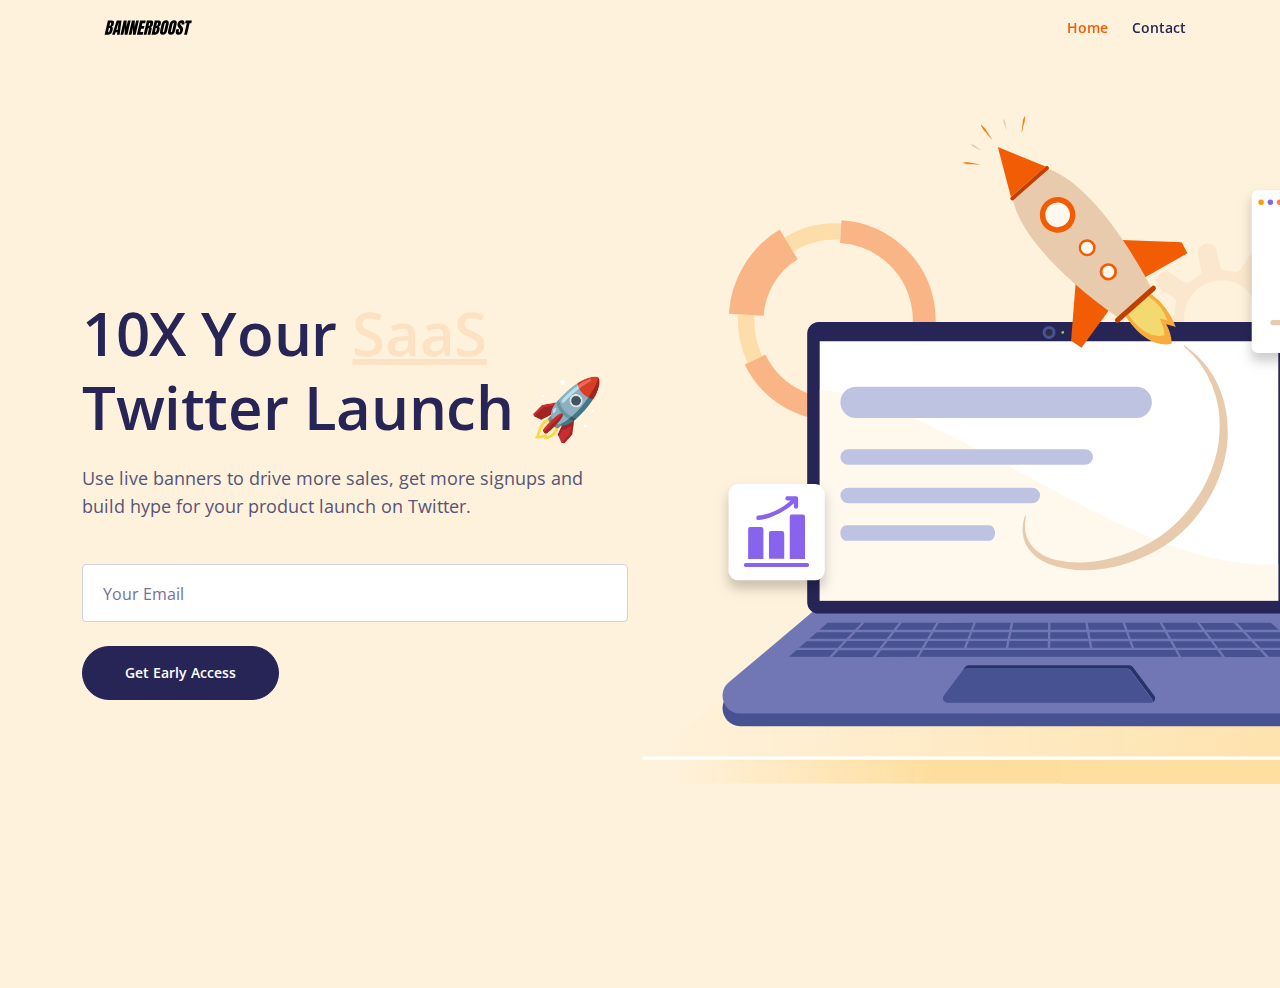
<file: index.html>
<!DOCTYPE html>
<html lang="en">
  <head>
    <meta
      http-equiv="refresh"
      content="0; url=https://vladverba.github.io/banner-boost-signup/landing-signup/web/index.html"
    />

    <meta charset="UTF-8" />
    <meta http-equiv="X-UA-Compatible" content="IE=edge" />
    <meta name="viewport" content="width=device-width, initial-scale=1.0" />
    <title>BannerBoost</title>
  </head>
  <body>
    Redirect!
  </body>
</html>
</file>
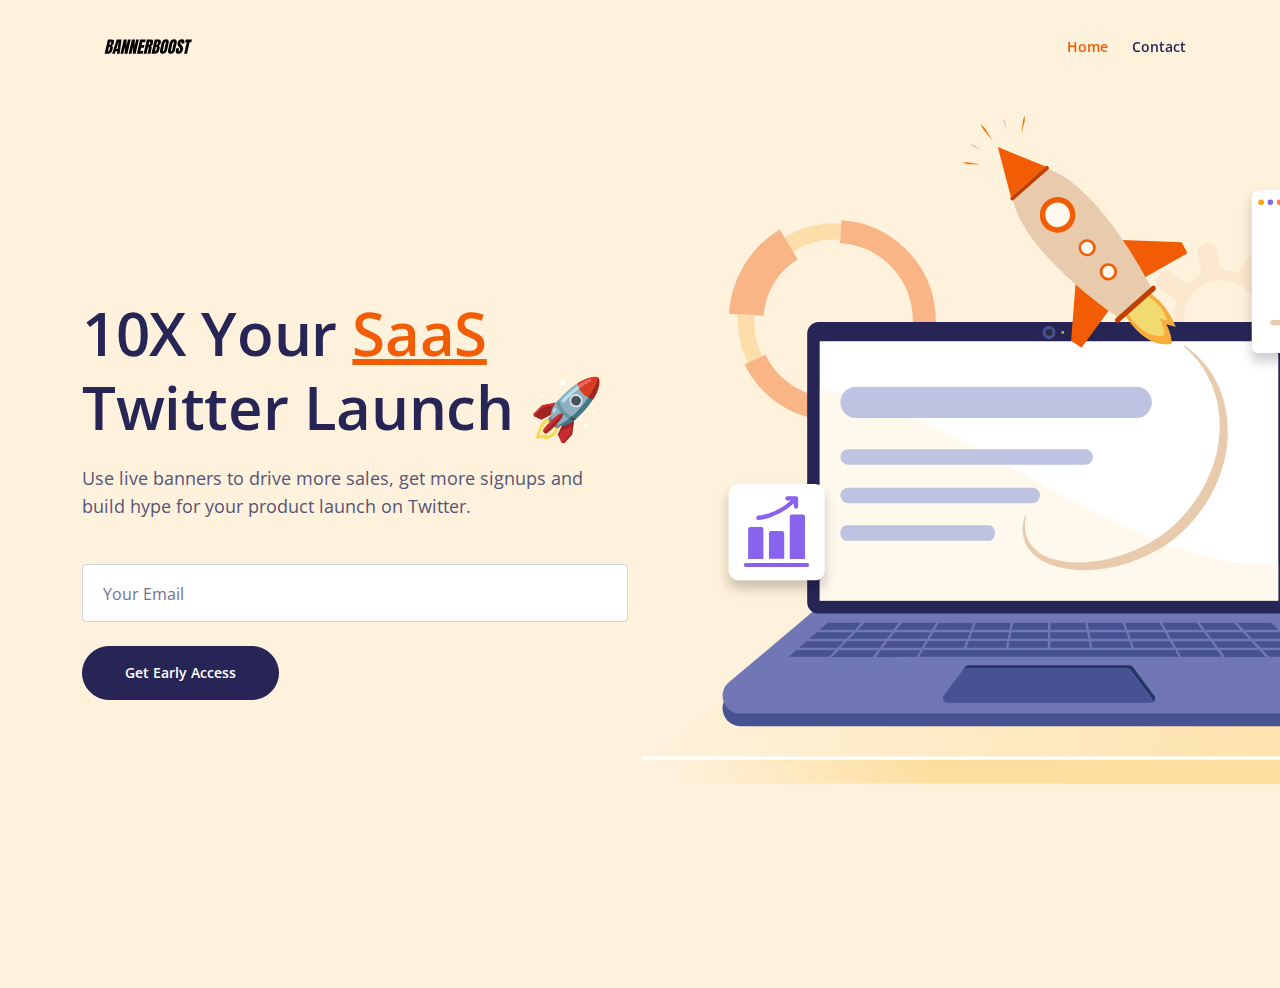
<file: landing-signup/web/index.html>
<!DOCTYPE html>
<html lang="en">
  <head>
    <meta charset="utf-8" />
    <meta
      name="viewport"
      content="width=device-width, initial-scale=1, shrink-to-fit=no"
    />

    <!-- SEO Meta Tags -->
    <meta name="description" content="Live Twitter banners that convert." />
    <meta name="author" content="Vlad Verba" />

    <!-- OG Meta Tags to improve the way the post looks when you share the page on Facebook, Twitter, LinkedIn -->
    <meta property="og:site_name" content="" />
    <!-- website name -->
    <meta property="og:site" content="" />
    <!-- website link -->
    <meta property="og:title" content="" />
    <!-- title shown in the actual shared post -->
    <meta property="og:description" content="" />
    <!-- description shown in the actual shared post -->
    <meta property="og:image" content="" />
    <!-- image link, make sure it's jpg -->
    <meta property="og:url" content="" />
    <!-- where do you want your post to link to -->
    <meta name="twitter:card" content="summary_large_image" />
    <!-- to have large image post format in Twitter -->

    <!-- Webpage Title -->
    <title>BannerBoost</title>

    <!-- Styles -->
    <link
      href="https://fonts.googleapis.com/css2?family=Open+Sans:ital,wght@0,400;0,600;1,400&display=swap"
      rel="stylesheet"
    />
    <link href="css/bootstrap.min.css" rel="stylesheet" />
    <link href="css/fontawesome-all.min.css" rel="stylesheet" />
    <link href="css/swiper.css" rel="stylesheet" />
    <link href="css/styles.css" rel="stylesheet" />

    <!-- Favicon  -->
    <link rel="icon" href="images/favicon.png" />
  </head>
  <body data-bs-spy="scroll" data-bs-target="#navbarExample">
    <!-- Navigation -->
    <nav
      id="navbarExample"
      class="navbar navbar-expand-lg fixed-top navbar-light"
      aria-label="Main navigation"
    >
      <div class="container">
        <!-- Image Logo -->
        <a class="navbar-brand logo-image" href="index.html"
          ><img src="images/BANNERBOOST.svg" alt="alternative"
        /></a>

        <!-- Text Logo - Use this if you don't have a graphic logo -->
        <!-- <a class="navbar-brand logo-text" href="index.html">Name</a> -->

        <button
          class="navbar-toggler p-0 border-0"
          type="button"
          id="navbarSideCollapse"
          aria-label="Toggle navigation"
        >
          <span class="navbar-toggler-icon"></span>
        </button>

        <div
          class="navbar-collapse offcanvas-collapse"
          id="navbarsExampleDefault"
        >
          <ul class="navbar-nav ms-auto navbar-nav-scroll">
            <li class="nav-item">
              <a class="nav-link active" aria-current="page" href="#header"
                >Home</a
              >
            </li>
            <li class="nav-item">
              <a
                class="nav-link"
                href="https://twitter.com/vladverba"
                target="_blank"
                >Contact</a
              >
            </li>
            <!-- <li class="nav-item">
              <a class="nav-link" href="#details">Details</a>
            </li> -->
            <!-- <li class="nav-item">
              <a class="nav-link" href="#pricing">Pricing</a>
            </li> -->
            <!-- <li class="nav-item dropdown">
              <a
                class="nav-link dropdown-toggle"
                href="#"
                id="dropdown01"
                data-bs-toggle="dropdown"
                aria-expanded="false"
                >Drop</a
              > -->
            <!-- <ul class="dropdown-menu" aria-labelledby="dropdown01">
                <li>
                  <a class="dropdown-item" href="article.html"
                    >Article Details</a
                  >
                </li>
                <li><div class="dropdown-divider"></div></li>
                <li>
                  <a class="dropdown-item" href="terms.html"
                    >Terms Conditions</a
                  >
                </li>
                <li><div class="dropdown-divider"></div></li>
                <li>
                  <a class="dropdown-item" href="privacy.html"
                    >Privacy Policy</a
                  >
                </li>
              </ul> -->
            <!-- </li> -->
          </ul>
          <!-- <span class="nav-item">
            <a class="btn-outline-sm" href="log-in.html">Log in</a>
          </span> -->
        </div>
        <!-- end of navbar-collapse -->
      </div>
      <!-- end of container -->
    </nav>
    <!-- end of navbar -->
    <!-- end of navigation -->

    <script>
      function submitFunction() {
        alert(
          "Thanks for signing up! We'll keep in touch with you for BannerBoost early access."
        );

        return true;
      }
    </script>

    <!-- Header -->
    <header id="header" class="header">
      <div class="container">
        <div class="row">
          <div class="col-lg-6">
            <div class="text-container">
              <h1 class="h1-large">
                10X Your
                <span class="replace-me"
                  >SaaS, Course, Product, Ebook, Email List</span
                >
                <br />
                Twitter Launch 🚀
              </h1>
              <p class="p-large">
                Use live banners to drive more sales, get more signups and build
                hype for your product launch on Twitter.
              </p>
              <form
                name="signupform"
                id="signupform"
                action="https://formspree.io/f/mayvlbzb"
                method="POST"
              >
                <div class="mb-4 form-floating">
                  <input
                    type="email"
                    class="form-control"
                    name="entry.2111880922"
                    id="entry.2111880922"
                    placeholder="name@example.com"
                  />
                  <label for="floatingInput">Your Email</label>
                </div>

                <button type="submit" class="btn-solid-lg">
                  Get Early Access
                </button>

                <!-- <a class="btn-solid-lg" href="sign-up.html">Get Early Access</a> -->
              </form>
            </div>
            <!-- end of text-container -->
          </div>
          <!-- end of col -->
          <div class="col-lg-6">
            <div class="image-container">
              <img
                class="img-fluid"
                src="images/header-illustration.svg"
                alt="alternative"
              />
            </div>
            <!-- end of image-container -->
          </div>
          <!-- end of col -->
        </div>
        <!-- end of row -->
      </div>
      <!-- end of container -->
    </header>
    <!-- end of header -->
    <!-- end of header -->

    <!-- Scripts -->
    <script src="js/bootstrap.min.js"></script>
    <!-- Bootstrap framework -->
    <script src="js/swiper.min.js"></script>
    <!-- Swiper for image and text sliders -->
    <script src="js/purecounter.min.js"></script>
    <!-- Purecounter counter for statistics numbers -->
    <script src="js/replaceme.min.js"></script>
    <!-- ReplaceMe for rotating text -->
    <script src="js/scripts.js"></script>
    <!-- Custom scripts -->
  </body>
</html>
</file>
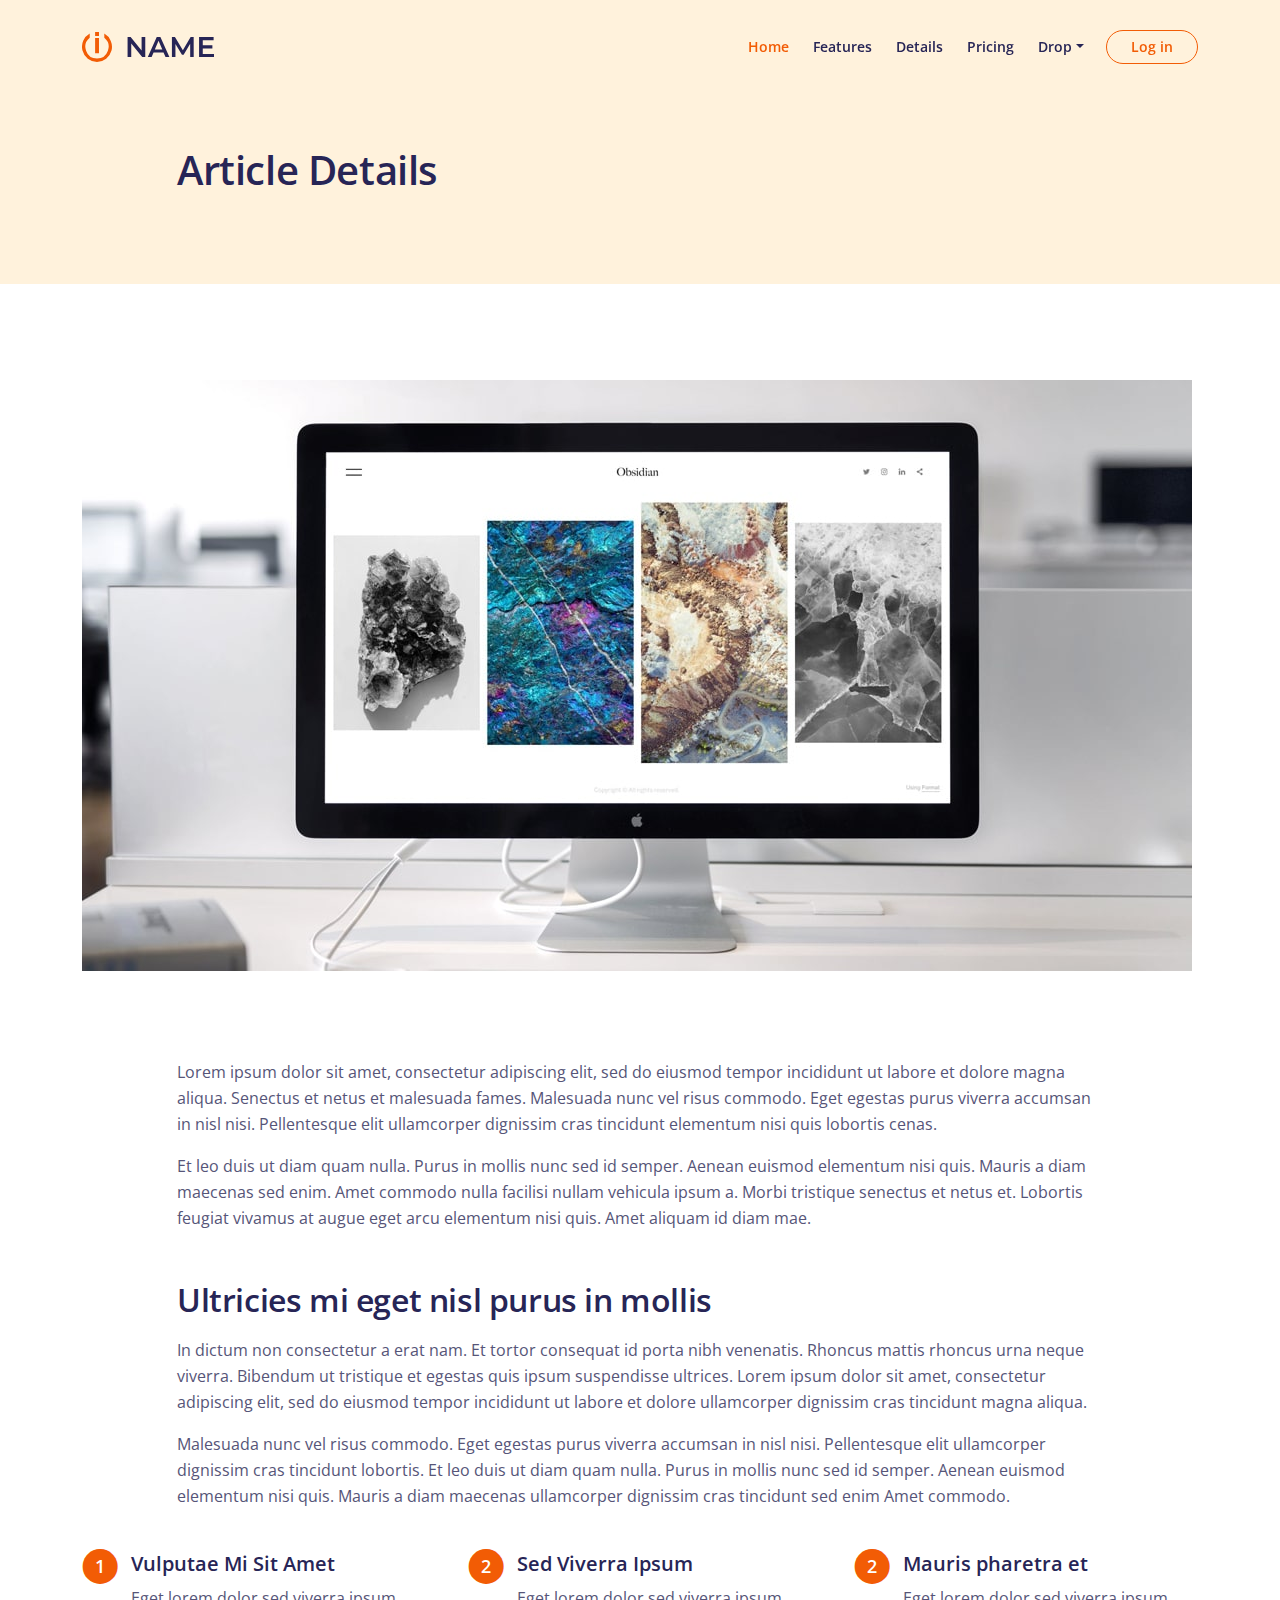
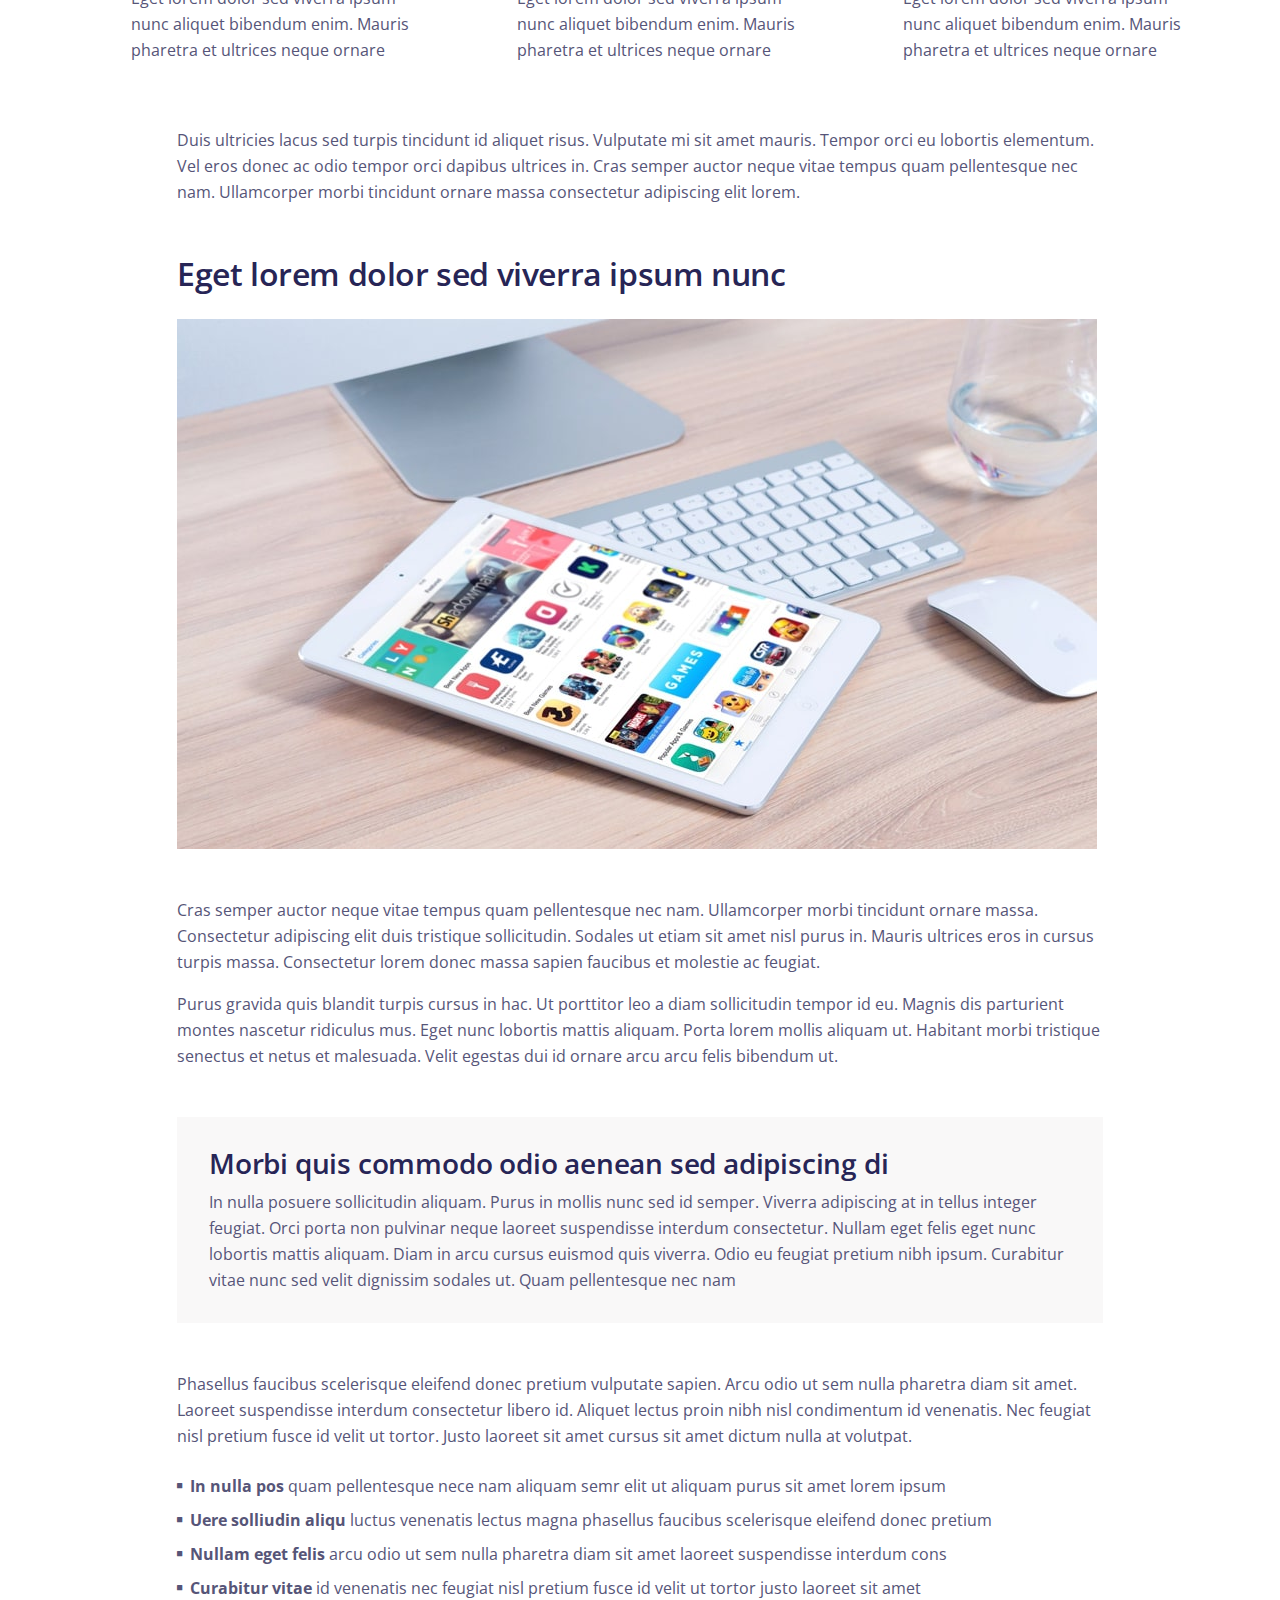
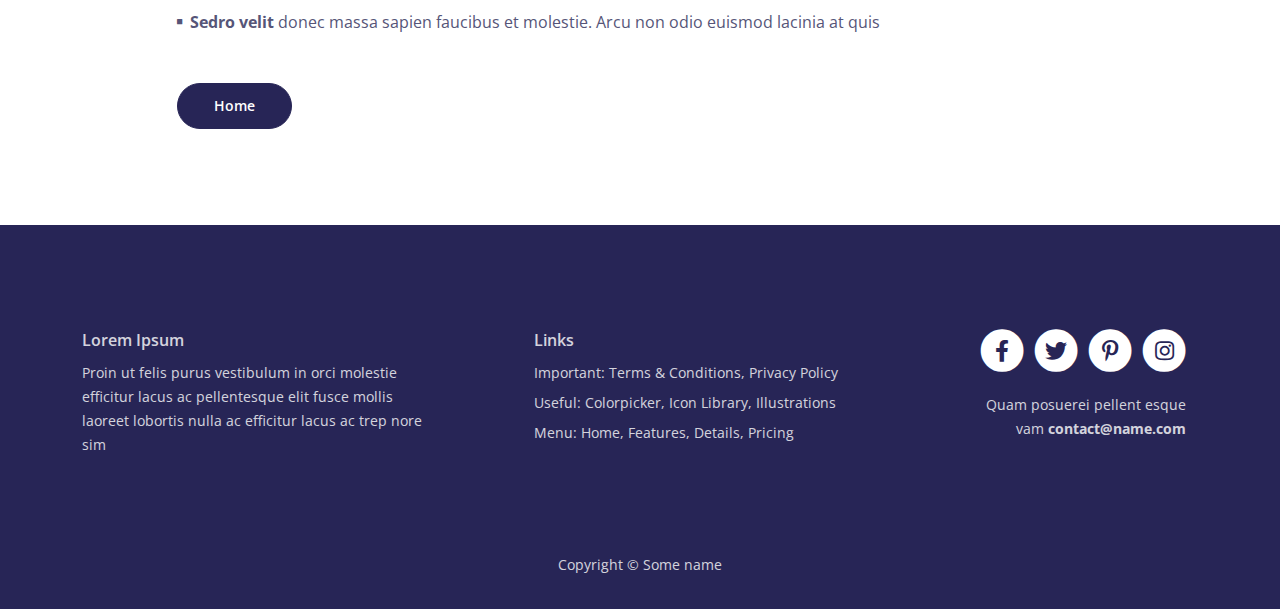
<file: landing-signup/web/article.html>
<!DOCTYPE html>
<html lang="en">
    <head>
        <meta charset="utf-8">
        <meta name="viewport" content="width=device-width, initial-scale=1, shrink-to-fit=no">
        
        <!-- SEO Meta Tags -->
        <meta name="description" content="Your description">
        <meta name="author" content="Your name">

        <!-- OG Meta Tags to improve the way the post looks when you share the page on Facebook, Twitter, LinkedIn -->
        <meta property="og:site_name" content="" /> <!-- website name -->
        <meta property="og:site" content="" /> <!-- website link -->
        <meta property="og:title" content=""/> <!-- title shown in the actual shared post -->
        <meta property="og:description" content="" /> <!-- description shown in the actual shared post -->
        <meta property="og:image" content="" /> <!-- image link, make sure it's jpg -->
        <meta property="og:url" content="" /> <!-- where do you want your post to link to -->
        <meta name="twitter:card" content="summary_large_image"> <!-- to have large image post format in Twitter -->

        <!-- Webpage Title -->
        <title>Article Details</title>
        
        <!-- Styles -->
        <link href="https://fonts.googleapis.com/css2?family=Open+Sans:ital,wght@0,400;0,600;1,400&display=swap" rel="stylesheet">
        <link href="css/bootstrap.min.css" rel="stylesheet">
        <link href="css/fontawesome-all.min.css" rel="stylesheet">
        <link href="css/swiper.css" rel="stylesheet">
        <link href="css/styles.css" rel="stylesheet">
        
        <!-- Favicon  -->
        <link rel="icon" href="images/favicon.png">
    </head>
    <body>
        
        <!-- Navigation -->
        <nav id="navbarExample" class="navbar navbar-expand-lg fixed-top navbar-light" aria-label="Main navigation">
            <div class="container">

                <!-- Image Logo -->
                <a class="navbar-brand logo-image" href="index.html"><img src="images/logo.svg" alt="alternative"></a> 

                <!-- Text Logo - Use this if you don't have a graphic logo -->
                <!-- <a class="navbar-brand logo-text" href="index.html">Name</a> -->

                <button class="navbar-toggler p-0 border-0" type="button" id="navbarSideCollapse" aria-label="Toggle navigation">
                    <span class="navbar-toggler-icon"></span>
                </button>

                <div class="navbar-collapse offcanvas-collapse" id="navbarsExampleDefault">
                    <ul class="navbar-nav ms-auto navbar-nav-scroll">
                        <li class="nav-item">
                            <a class="nav-link active" aria-current="page" href="index.html">Home</a>
                        </li>
                        <li class="nav-item">
                            <a class="nav-link" href="index.html#features">Features</a>
                        </li>
                        <li class="nav-item">
                            <a class="nav-link" href="index.html#details">Details</a>
                        </li>
                        <li class="nav-item">
                            <a class="nav-link" href="index.html#pricing">Pricing</a>
                        </li>
                        <li class="nav-item dropdown">
                            <a class="nav-link dropdown-toggle" href="#" id="dropdown01" data-bs-toggle="dropdown" aria-expanded="false">Drop</a>
                            <ul class="dropdown-menu" aria-labelledby="dropdown01">
                                <li><a class="dropdown-item" href="article.html">Article Details</a></li>
                                <li><div class="dropdown-divider"></div></li>
                                <li><a class="dropdown-item" href="terms.html">Terms Conditions</a></li>
                                <li><div class="dropdown-divider"></div></li>
                                <li><a class="dropdown-item" href="privacy.html">Privacy Policy</a></li>
                            </ul>
                        </li>
                    </ul>
                    <span class="nav-item">
                        <a class="btn-outline-sm" href="log-in.html">Log in</a>
                    </span>
                </div> <!-- end of navbar-collapse -->
            </div> <!-- end of container -->
        </nav> <!-- end of navbar -->
        <!-- end of navigation -->


        <!-- Header -->
        <header class="ex-header">
            <div class="container">
                <div class="row">
                    <div class="col-xl-10 offset-xl-1">
                        <h1>Article Details</h1>
                    </div> <!-- end of col -->
                </div> <!-- end of row -->
            </div> <!-- end of container -->
        </header> <!-- end of ex-header -->
        <!-- end of header -->


        <!-- Basic -->
        <div class="ex-basic-1 pt-5 pb-5">
            <div class="container">
                <div class="row">
                    <div class="col-lg-12">
                        <img class="img-fluid mt-5 mb-3" src="images/article-details-large.jpg" alt="alternative">
                    </div> <!-- end of col -->
                </div> <!-- end of row -->
            </div> <!-- end of container -->
        </div> <!-- end of ex-basic-1 -->
        <!-- end of basic -->


        <!-- Basic -->
        <div class="ex-basic-1 pt-4">
            <div class="container">
                <div class="row">
                    <div class="col-xl-10 offset-xl-1">
                        <p>Lorem ipsum dolor sit amet, consectetur adipiscing elit, sed do eiusmod tempor incididunt ut labore et dolore magna aliqua. Senectus et netus et malesuada fames. Malesuada nunc vel risus commodo. Eget egestas purus viverra accumsan in nisl nisi. Pellentesque elit ullamcorper dignissim cras tincidunt elementum nisi quis lobortis cenas.</p>
                        <p class="mb-5">Et leo duis ut diam quam nulla. Purus in mollis nunc sed id semper. Aenean euismod elementum nisi quis. Mauris a diam maecenas sed enim. Amet commodo nulla facilisi nullam vehicula ipsum a. Morbi tristique senectus et netus et. Lobortis feugiat vivamus at augue eget arcu elementum nisi quis. Amet aliquam id diam mae.</p>

                        <h2 class="mb-3">Ultricies mi eget nisl purus in mollis</h2>
                        <p>In dictum non consectetur a erat nam. Et tortor consequat id porta nibh venenatis. Rhoncus mattis rhoncus urna neque viverra. Bibendum ut tristique et egestas quis ipsum suspendisse ultrices. Lorem ipsum dolor sit amet, consectetur adipiscing elit, sed do eiusmod tempor incididunt ut labore et dolore ullamcorper dignissim cras tincidunt magna aliqua.</p>
                        <p class="mb-4">Malesuada nunc vel risus commodo. Eget egestas purus viverra accumsan in nisl nisi. Pellentesque elit ullamcorper dignissim cras tincidunt lobortis. Et leo duis ut diam quam nulla. Purus in mollis nunc sed id semper. Aenean euismod elementum nisi quis. Mauris a diam maecenas ullamcorper dignissim cras tincidunt sed enim Amet commodo.</p>
                    </div> <!-- end of col -->
                </div> <!-- end of row -->
            </div> <!-- end of container -->
        </div> <!-- end of ex-basic-1 -->
        <!-- end of basic -->


        <!-- Cards -->
        <div class="ex-cards-1 pt-3 pb-3">
            <div class="container">
                <div class="row">
                    <div class="col-lg-12">
                        
                        <!-- Card -->
                        <div class="card">
                            <ul class="list-unstyled">
                                <li class="d-flex">
                                    <span class="fa-stack">
                                        <span class="fas fa-circle fa-stack-2x"></span>
                                        <span class="fa-stack-1x">1</span>
                                    </span>
                                    <div class="flex-grow-1">
                                        <h5>Vulputae Mi Sit Amet</h5>
                                        <p>Eget lorem dolor sed viverra ipsum nunc aliquet bibendum enim. Mauris pharetra et ultrices neque ornare</p>
                                    </div>
                                </li>
                            </ul>
                        </div> <!-- end of card -->
                        <!-- end of card -->
                        
                        <!-- Card -->
                        <div class="card">
                            <ul class="list-unstyled">
                                <li class="d-flex">
                                    <span class="fa-stack">
                                        <span class="fas fa-circle fa-stack-2x"></span>
                                        <span class="fa-stack-1x">2</span>
                                    </span>
                                    <div class="flex-grow-1">
                                        <h5>Sed Viverra Ipsum</h5>
                                        <p>Eget lorem dolor sed viverra ipsum nunc aliquet bibendum enim. Mauris pharetra et ultrices neque ornare</p>
                                    </div>
                                </li>
                            </ul>
                        </div> <!-- end of card -->
                        <!-- end of card -->
                        
                        <!-- Card -->
                        <div class="card">
                            <ul class="list-unstyled">
                                <li class="d-flex">
                                    <span class="fa-stack">
                                        <span class="fas fa-circle fa-stack-2x"></span>
                                        <span class="fa-stack-1x">2</span>
                                    </span>
                                    <div class="flex-grow-1">
                                        <h5>Mauris pharetra et</h5>
                                        <p>Eget lorem dolor sed viverra ipsum nunc aliquet bibendum enim. Mauris pharetra et ultrices neque ornare</p>
                                    </div>
                                </li>
                            </ul>
                        </div> <!-- end of card -->
                        <!-- end of card -->

                    </div> <!-- end of col -->   
                </div> <!-- end of row -->   
            </div> <!-- end of container -->   
        </div> <!-- end of ex-cards-1 -->
        <!-- end of cards -->


        <!-- Basic -->
        <div class="ex-basic-1 pt-3 pb-5">
            <div class="container">
                <div class="row">
                    <div class="col-xl-10 offset-xl-1">
                        <p class="mb-5">Duis ultricies lacus sed turpis tincidunt id aliquet risus. Vulputate mi sit amet mauris. Tempor orci eu lobortis elementum. Vel eros donec ac odio tempor orci dapibus ultrices in. Cras semper auctor neque vitae tempus quam pellentesque nec nam. Ullamcorper morbi tincidunt ornare massa consectetur adipiscing elit lorem.</p>
                        
                        <h2 class="mb-4">Eget lorem dolor sed viverra ipsum nunc</h2>
                        <img class="img-fluid mb-5" src="images/article-details-small.jpg" alt="alternative">
                        <p>Cras semper auctor neque vitae tempus quam pellentesque nec nam. Ullamcorper morbi tincidunt ornare massa. Consectetur adipiscing elit duis tristique sollicitudin. Sodales ut etiam sit amet nisl purus in. Mauris ultrices eros in cursus turpis massa. Consectetur lorem donec massa sapien faucibus et molestie ac feugiat.</p>
                        <p class="mb-5">Purus gravida quis blandit turpis cursus in hac. Ut porttitor leo a diam sollicitudin tempor id eu. Magnis dis parturient montes nascetur ridiculus mus. Eget nunc lobortis mattis aliquam. Porta lorem mollis aliquam ut. Habitant morbi tristique senectus et netus et malesuada. Velit egestas dui id ornare arcu arcu felis bibendum ut.</p>
                        <div class="text-box mb-5">
                            <h3>Morbi quis commodo odio aenean sed adipiscing di</h3>
                            <p>In nulla posuere sollicitudin aliquam. Purus in mollis nunc sed id semper. Viverra adipiscing at in tellus integer feugiat. Orci porta non pulvinar neque laoreet suspendisse interdum consectetur. Nullam eget felis eget nunc lobortis mattis aliquam. Diam in arcu cursus euismod quis viverra. Odio eu feugiat pretium nibh ipsum. Curabitur vitae nunc sed velit dignissim sodales ut. Quam pellentesque nec nam</p>
                        </div> <!-- end of text-box -->
                        <p class="mb-4">Phasellus faucibus scelerisque eleifend donec pretium vulputate sapien. Arcu odio ut sem nulla pharetra diam sit amet. Laoreet suspendisse interdum consectetur libero id. Aliquet lectus proin nibh nisl condimentum id venenatis. Nec feugiat nisl pretium fusce id velit ut tortor. Justo laoreet sit amet cursus sit amet dictum nulla at volutpat.</p>
                        <ul class="list-unstyled li-space-lg mb-5">
                            <li class="d-flex">
                                <i class="fas fa-square"></i>
                                <div class="flex-grow-1"><strong>In nulla pos</strong> quam pellentesque nece nam aliquam semr elit ut aliquam purus sit amet lorem ipsum</div>
                            </li>
                            <li class="d-flex">
                                <i class="fas fa-square"></i>
                                <div class="flex-grow-1"><strong>Uere solliudin aliqu</strong> luctus venenatis lectus magna phasellus faucibus scelerisque eleifend donec pretium</div>
                            </li>
                            <li class="d-flex">
                                <i class="fas fa-square"></i>
                                <div class="flex-grow-1"><strong>Nullam eget felis</strong> arcu odio ut sem nulla pharetra diam sit amet laoreet suspendisse interdum cons</div>
                            </li>
                            <li class="d-flex">
                                <i class="fas fa-square"></i>
                                <div class="flex-grow-1"><strong>Curabitur vitae</strong> id venenatis nec feugiat nisl pretium fusce id velit ut tortor justo laoreet sit amet</div>
                            </li>
                            <li class="d-flex">
                                <i class="fas fa-square"></i>
                                <div class="flex-grow-1"><strong>Sedro velit</strong> donec massa sapien faucibus et molestie. Arcu non odio euismod lacinia at quis</div>
                            </li>
                        </ul>
                        
                        <a class="btn-solid-reg mb-5" href="index.html">Home</a>
                    </div> <!-- end of col -->
                </div> <!-- end of row -->
            </div> <!-- end of container -->
        </div> <!-- end of ex-basic-1 -->
        <!-- end of basic -->


        <!-- Footer -->
        <div class="footer">
            <div class="container">
                <div class="row">
                    <div class="col-lg-12">
                        <div class="footer-col first">
                            <h6>Lorem Ipsum</h6>
                            <p class="p-small">Proin ut felis purus vestibulum in orci molestie efficitur lacus ac pellentesque elit fusce mollis laoreet lobortis nulla ac efficitur lacus ac trep nore sim </p>
                        </div> <!-- end of footer-col -->
                        <div class="footer-col second">
                            <h6>Links</h6>
                            <ul class="list-unstyled li-space-lg p-small">
                                <li>Important: <a href="terms.html">Terms & Conditions</a>, <a href="privacy.html">Privacy Policy</a></li>
                                <li>Useful: <a href="#">Colorpicker</a>, <a href="#">Icon Library</a>, <a href="#">Illustrations</a></li>
                                <li>Menu: <a href="#header">Home</a>, <a href="#features">Features</a>, <a href="#details">Details</a>, <a href="#pricing">Pricing</a></li>
                            </ul>
                        </div> <!-- end of footer-col -->
                        <div class="footer-col third">
                            <span class="fa-stack">
                                <a href="#your-link">
                                    <i class="fas fa-circle fa-stack-2x"></i>
                                    <i class="fab fa-facebook-f fa-stack-1x"></i>
                                </a>
                            </span>
                            <span class="fa-stack">
                                <a href="#your-link">
                                    <i class="fas fa-circle fa-stack-2x"></i>
                                    <i class="fab fa-twitter fa-stack-1x"></i>
                                </a>
                            </span>
                            <span class="fa-stack">
                                <a href="#your-link">
                                    <i class="fas fa-circle fa-stack-2x"></i>
                                    <i class="fab fa-pinterest-p fa-stack-1x"></i>
                                </a>
                            </span>
                            <span class="fa-stack">
                                <a href="#your-link">
                                    <i class="fas fa-circle fa-stack-2x"></i>
                                    <i class="fab fa-instagram fa-stack-1x"></i>
                                </a>
                            </span>
                            <p class="p-small">Quam posuerei pellent esque vam <a href="mailto:contact@name.com"><strong>contact@name.com</strong></a></p>
                        </div> <!-- end of footer-col -->
                    </div> <!-- end of col -->
                </div> <!-- end of row -->
            </div> <!-- end of container -->
        </div> <!-- end of footer -->  
        <!-- end of footer -->


        <!-- Copyright -->
        <div class="copyright">
            <div class="container">
                <div class="row">
                    <div class="col-lg-12">
                        <p class="p-small">Copyright © Some name</p>
                    </div> <!-- end of col -->
                </div> <!-- enf of row -->
            </div> <!-- end of container -->
        </div> <!-- end of copyright --> 
        <!-- end of copyright -->
        

        <!-- Back To Top Button -->
        <button onclick="topFunction()" id="myBtn">
            <img src="images/up-arrow.png" alt="alternative">
        </button>
        <!-- end of back to top button -->
            
        <!-- Scripts -->
        <script src="js/bootstrap.min.js"></script> <!-- Bootstrap framework -->
        <script src="js/swiper.min.js"></script> <!-- Swiper for image and text sliders -->
        <script src="js/purecounter.min.js"></script> <!-- Purecounter counter for statistics numbers -->
        <script src="js/replaceme.min.js"></script> <!-- ReplaceMe for rotating text -->
        <script src="js/scripts.js"></script> <!-- Custom scripts -->
    </body>
</html>
</file>
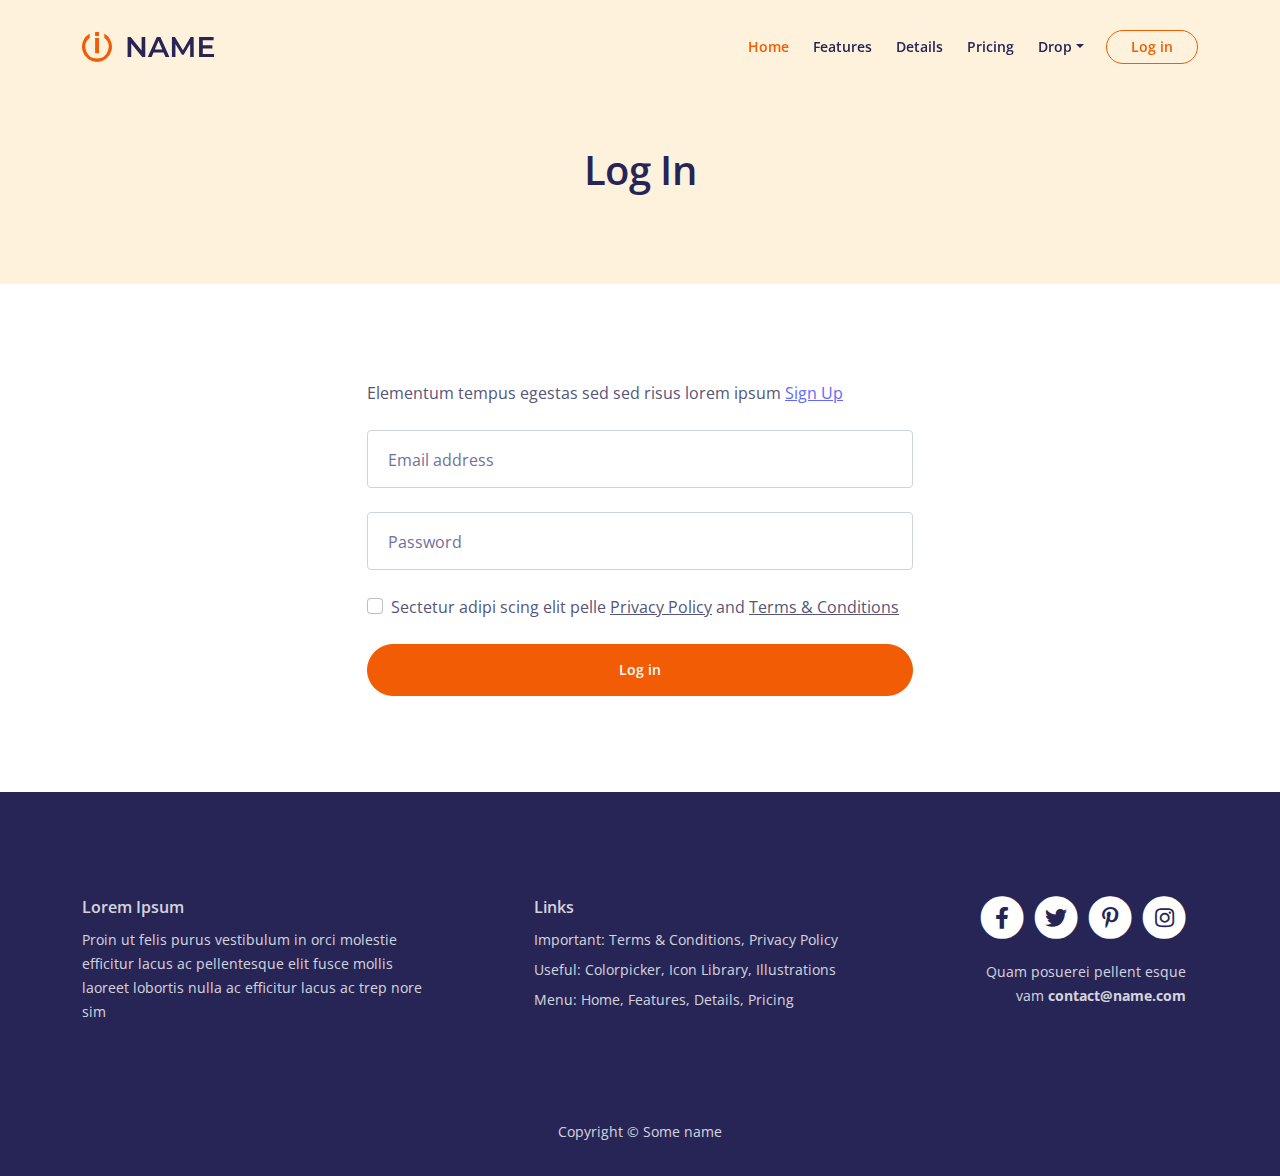
<file: landing-signup/web/log-in.html>
<!DOCTYPE html>
<html lang="en">
    <head>
        <meta charset="utf-8">
        <meta name="viewport" content="width=device-width, initial-scale=1, shrink-to-fit=no">
        
        <!-- SEO Meta Tags -->
        <meta name="description" content="Your description">
        <meta name="author" content="Your name">

        <!-- OG Meta Tags to improve the way the post looks when you share the page on Facebook, Twitter, LinkedIn -->
        <meta property="og:site_name" content="" /> <!-- website name -->
        <meta property="og:site" content="" /> <!-- website link -->
        <meta property="og:title" content=""/> <!-- title shown in the actual shared post -->
        <meta property="og:description" content="" /> <!-- description shown in the actual shared post -->
        <meta property="og:image" content="" /> <!-- image link, make sure it's jpg -->
        <meta property="og:url" content="" /> <!-- where do you want your post to link to -->
        <meta name="twitter:card" content="summary_large_image"> <!-- to have large image post format in Twitter -->

        <!-- Webpage Title -->
        <title>Log In</title>
        
        <!-- Styles -->
        <link href="https://fonts.googleapis.com/css2?family=Open+Sans:ital,wght@0,400;0,600;1,400&display=swap" rel="stylesheet">
        <link href="css/bootstrap.min.css" rel="stylesheet">
        <link href="css/fontawesome-all.min.css" rel="stylesheet">
        <link href="css/swiper.css" rel="stylesheet">
        <link href="css/styles.css" rel="stylesheet">
        
        <!-- Favicon  -->
        <link rel="icon" href="images/favicon.png">
    </head>
    <body>
        
        <!-- Navigation -->
        <nav id="navbarExample" class="navbar navbar-expand-lg fixed-top navbar-light" aria-label="Main navigation">
            <div class="container">

                <!-- Image Logo -->
                <a class="navbar-brand logo-image" href="index.html"><img src="images/logo.svg" alt="alternative"></a> 

                <!-- Text Logo - Use this if you don't have a graphic logo -->
                <!-- <a class="navbar-brand logo-text" href="index.html">Name</a> -->

                <button class="navbar-toggler p-0 border-0" type="button" id="navbarSideCollapse" aria-label="Toggle navigation">
                    <span class="navbar-toggler-icon"></span>
                </button>

                <div class="navbar-collapse offcanvas-collapse" id="navbarsExampleDefault">
                    <ul class="navbar-nav ms-auto navbar-nav-scroll">
                        <li class="nav-item">
                            <a class="nav-link active" aria-current="page" href="index.html">Home</a>
                        </li>
                        <li class="nav-item">
                            <a class="nav-link" href="index.html#features">Features</a>
                        </li>
                        <li class="nav-item">
                            <a class="nav-link" href="index.html#details">Details</a>
                        </li>
                        <li class="nav-item">
                            <a class="nav-link" href="index.html#pricing">Pricing</a>
                        </li>
                        <li class="nav-item dropdown">
                            <a class="nav-link dropdown-toggle" href="#" id="dropdown01" data-bs-toggle="dropdown" aria-expanded="false">Drop</a>
                            <ul class="dropdown-menu" aria-labelledby="dropdown01">
                                <li><a class="dropdown-item" href="article.html">Article Details</a></li>
                                <li><div class="dropdown-divider"></div></li>
                                <li><a class="dropdown-item" href="terms.html">Terms Conditions</a></li>
                                <li><div class="dropdown-divider"></div></li>
                                <li><a class="dropdown-item" href="privacy.html">Privacy Policy</a></li>
                            </ul>
                        </li>
                    </ul>
                    <span class="nav-item">
                        <a class="btn-outline-sm" href="log-in.html">Log in</a>
                    </span>
                </div> <!-- end of navbar-collapse -->
            </div> <!-- end of container -->
        </nav> <!-- end of navbar -->
        <!-- end of navigation -->


        <!-- Header -->
        <header class="ex-header">
            <div class="container">
                <div class="row">
                    <div class="col-xl-10 offset-xl-1">
                        <h1 class="text-center">Log In</h1>
                    </div> <!-- end of col -->
                </div> <!-- end of row -->
            </div> <!-- end of container -->
        </header> <!-- end of ex-header -->
        <!-- end of header -->
        
        
        <!-- Basic -->
        <div class="ex-form-1 pt-5 pb-5">
            <div class="container">
                <div class="row">
                    <div class="col-xl-6 offset-xl-3">
                        <div class="text-box mt-5 mb-5">
                            <p class="mb-4">Elementum tempus egestas sed sed risus lorem ipsum <a class="blue" href="sign-up.html">Sign Up</a></p>

                            <!-- Log In Form -->
                            <form>
                                <div class="mb-4 form-floating">
                                    <input type="email" class="form-control" id="floatingInput" placeholder="name@example.com">
                                    <label for="floatingInput">Email address</label>
                                </div>
                                <div class="mb-4 form-floating">
                                    <input type="password" class="form-control" id="floatingPassword" placeholder="Password">
                                    <label for="floatingPassword">Password</label>
                                </div>
                                <div class="mb-4 form-check">
                                    <input type="checkbox" class="form-check-input" id="exampleCheck1">
                                    <label class="form-check-label" for="exampleCheck1">Sectetur adipi scing elit pelle <a href="privacy.html">Privacy Policy</a> and <a href="terms.html">Terms & Conditions</a></label>
                                </div>
                                <button type="submit" class="form-control-submit-button">Log in</button>
                            </form>
                            <!-- end of log in form -->

                        </div> <!-- end of text-box -->
                    </div> <!-- end of col -->
                </div> <!-- end of row -->
            </div> <!-- end of container -->
        </div> <!-- end of ex-basic-1 -->
        <!-- end of basic -->


        <!-- Footer -->
        <div class="footer">
            <div class="container">
                <div class="row">
                    <div class="col-lg-12">
                        <div class="footer-col first">
                            <h6>Lorem Ipsum</h6>
                            <p class="p-small">Proin ut felis purus vestibulum in orci molestie efficitur lacus ac pellentesque elit fusce mollis laoreet lobortis nulla ac efficitur lacus ac trep nore sim </p>
                        </div> <!-- end of footer-col -->
                        <div class="footer-col second">
                            <h6>Links</h6>
                            <ul class="list-unstyled li-space-lg p-small">
                                <li>Important: <a href="terms.html">Terms & Conditions</a>, <a href="privacy.html">Privacy Policy</a></li>
                                <li>Useful: <a href="#">Colorpicker</a>, <a href="#">Icon Library</a>, <a href="#">Illustrations</a></li>
                                <li>Menu: <a href="#header">Home</a>, <a href="#features">Features</a>, <a href="#details">Details</a>, <a href="#pricing">Pricing</a></li>
                            </ul>
                        </div> <!-- end of footer-col -->
                        <div class="footer-col third">
                            <span class="fa-stack">
                                <a href="#your-link">
                                    <i class="fas fa-circle fa-stack-2x"></i>
                                    <i class="fab fa-facebook-f fa-stack-1x"></i>
                                </a>
                            </span>
                            <span class="fa-stack">
                                <a href="#your-link">
                                    <i class="fas fa-circle fa-stack-2x"></i>
                                    <i class="fab fa-twitter fa-stack-1x"></i>
                                </a>
                            </span>
                            <span class="fa-stack">
                                <a href="#your-link">
                                    <i class="fas fa-circle fa-stack-2x"></i>
                                    <i class="fab fa-pinterest-p fa-stack-1x"></i>
                                </a>
                            </span>
                            <span class="fa-stack">
                                <a href="#your-link">
                                    <i class="fas fa-circle fa-stack-2x"></i>
                                    <i class="fab fa-instagram fa-stack-1x"></i>
                                </a>
                            </span>
                            <p class="p-small">Quam posuerei pellent esque vam <a href="mailto:contact@name.com"><strong>contact@name.com</strong></a></p>
                        </div> <!-- end of footer-col -->
                    </div> <!-- end of col -->
                </div> <!-- end of row -->
            </div> <!-- end of container -->
        </div> <!-- end of footer -->  
        <!-- end of footer -->


        <!-- Copyright -->
        <div class="copyright">
            <div class="container">
                <div class="row">
                    <div class="col-lg-12">
                        <p class="p-small">Copyright © Some name</p>
                    </div> <!-- end of col -->
                </div> <!-- enf of row -->
            </div> <!-- end of container -->
        </div> <!-- end of copyright --> 
        <!-- end of copyright -->
        

        <!-- Back To Top Button -->
        <button onclick="topFunction()" id="myBtn">
            <img src="images/up-arrow.png" alt="alternative">
        </button>
        <!-- end of back to top button -->
            
        <!-- Scripts -->
        <script src="js/bootstrap.min.js"></script> <!-- Bootstrap framework -->
        <script src="js/swiper.min.js"></script> <!-- Swiper for image and text sliders -->
        <script src="js/purecounter.min.js"></script> <!-- Purecounter counter for statistics numbers -->
        <script src="js/replaceme.min.js"></script> <!-- ReplaceMe for rotating text -->
        <script src="js/scripts.js"></script> <!-- Custom scripts -->
    </body>
</html>
</file>
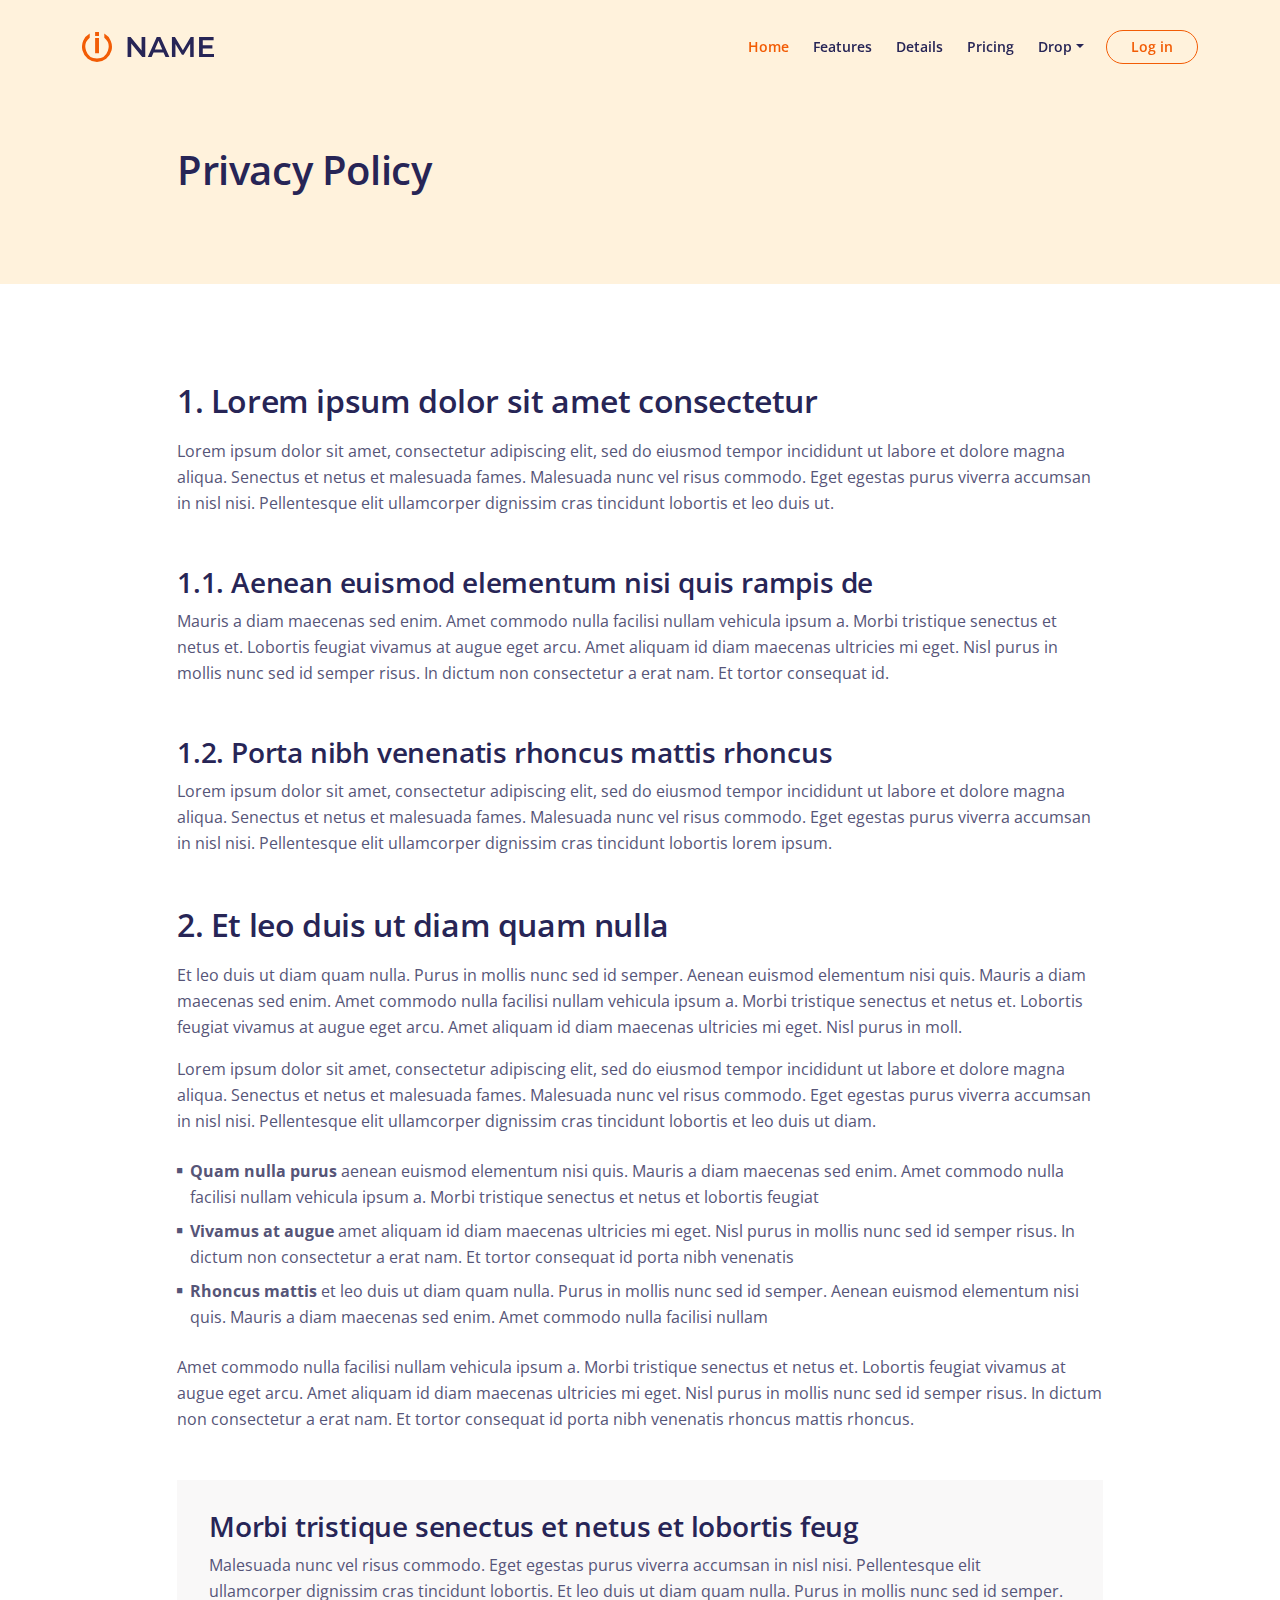
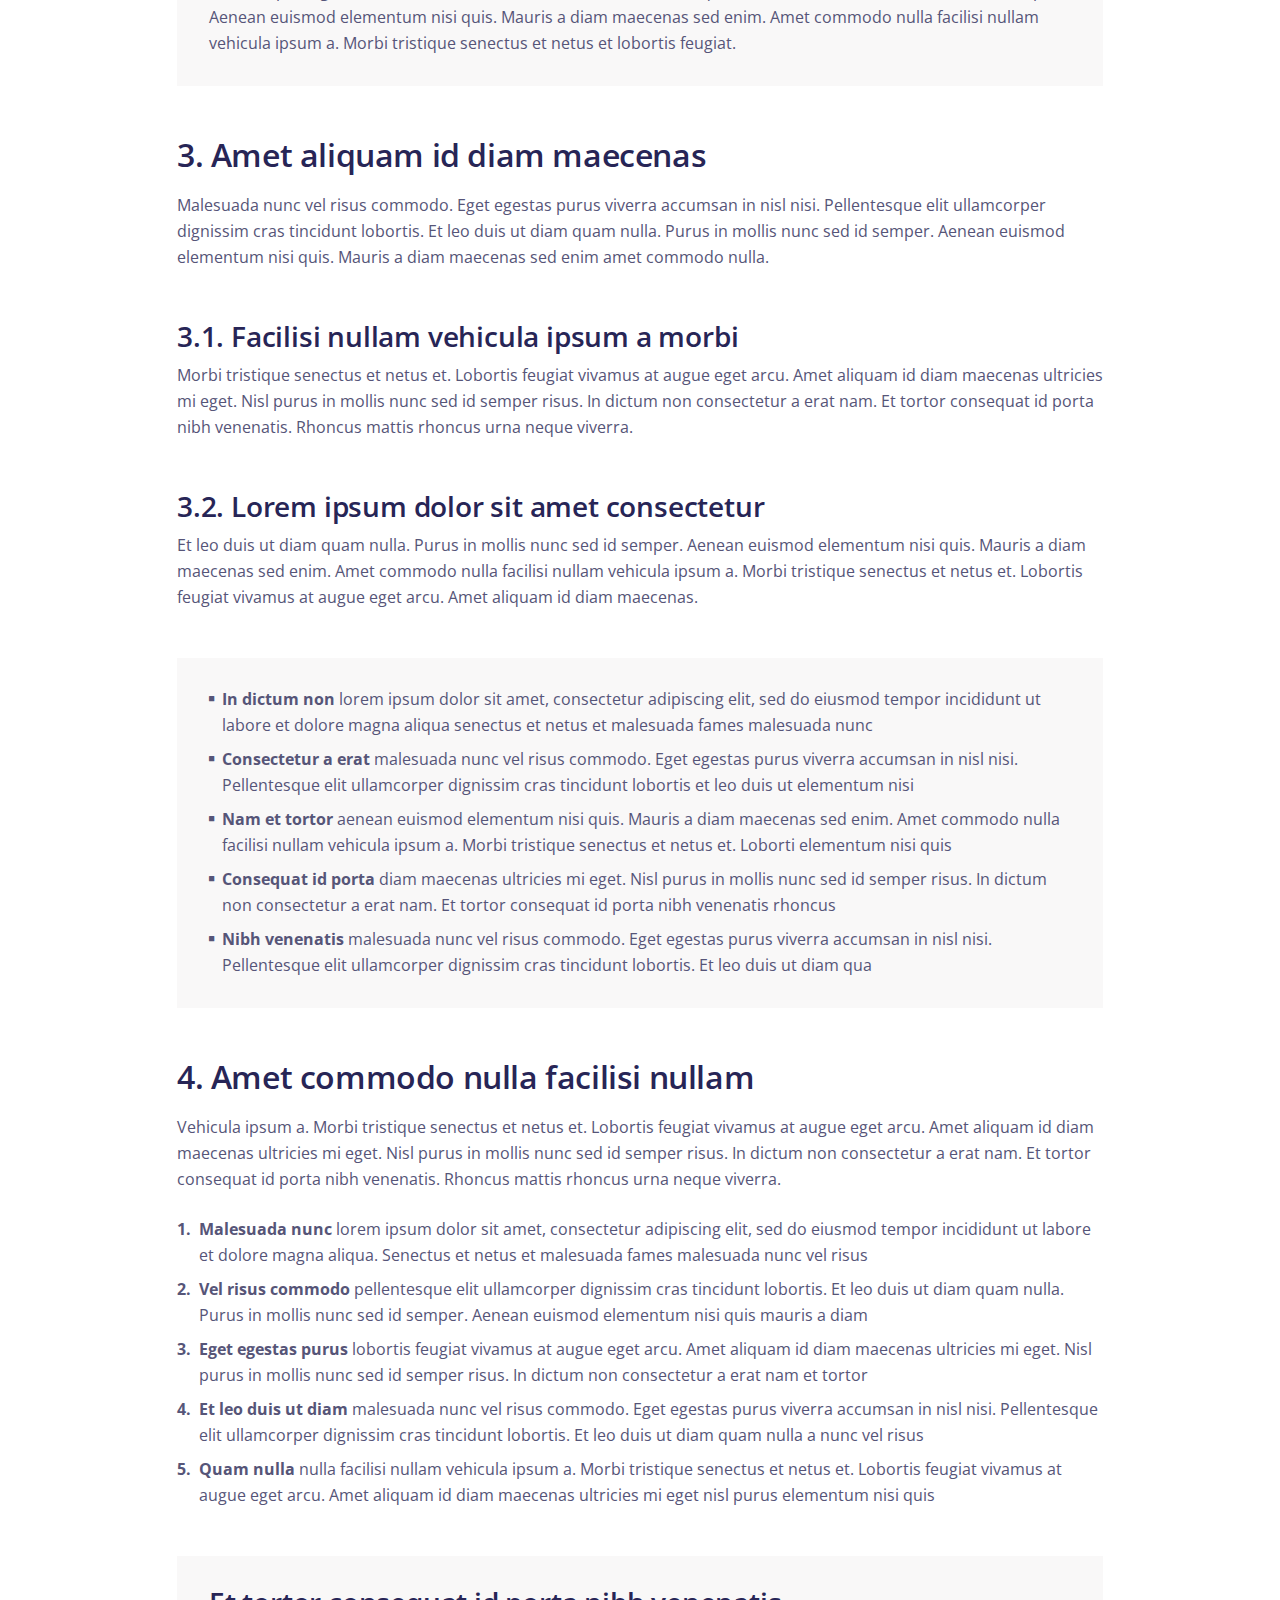
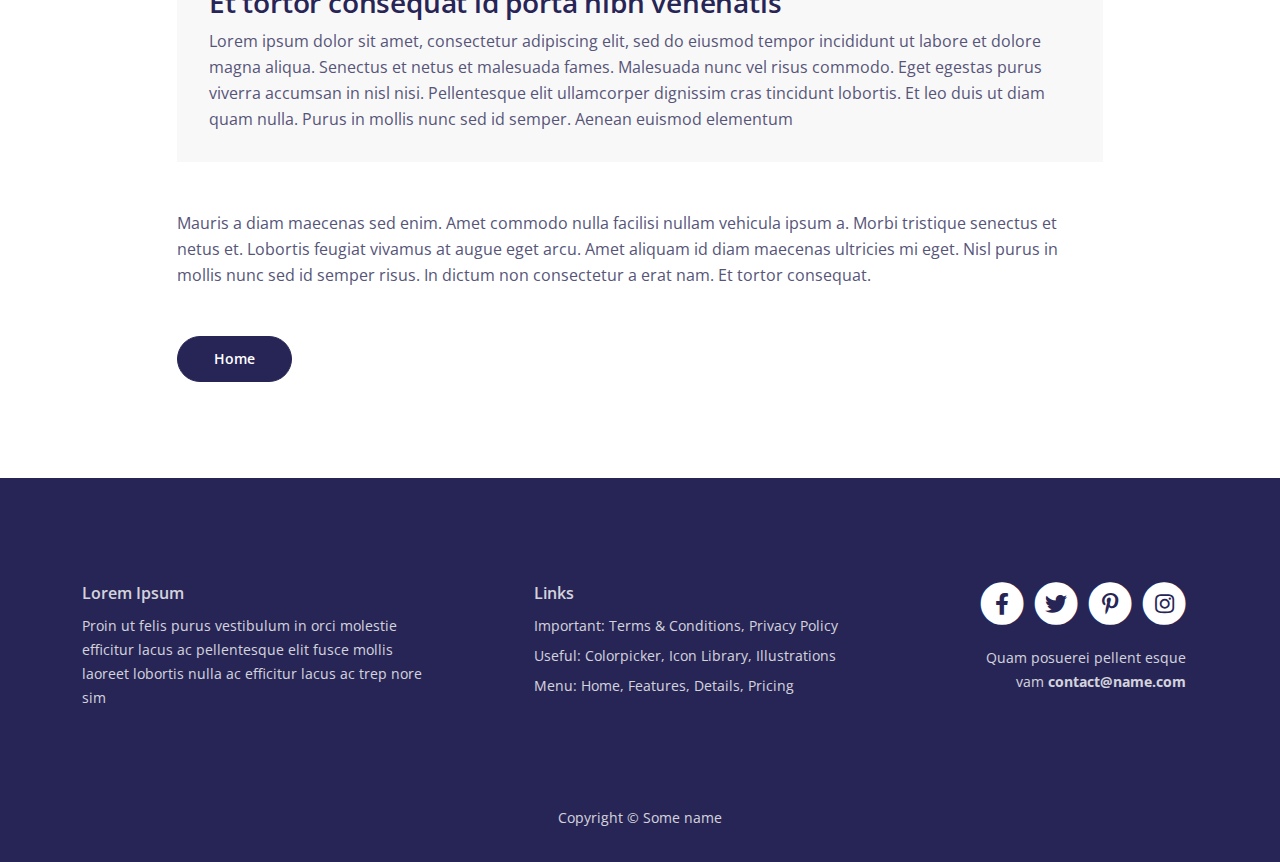
<file: landing-signup/web/privacy.html>
<!DOCTYPE html>
<html lang="en">
    <head>
        <meta charset="utf-8">
        <meta name="viewport" content="width=device-width, initial-scale=1, shrink-to-fit=no">
        
        <!-- SEO Meta Tags -->
        <meta name="description" content="Your description">
        <meta name="author" content="Your name">

        <!-- OG Meta Tags to improve the way the post looks when you share the page on Facebook, Twitter, LinkedIn -->
        <meta property="og:site_name" content="" /> <!-- website name -->
        <meta property="og:site" content="" /> <!-- website link -->
        <meta property="og:title" content=""/> <!-- title shown in the actual shared post -->
        <meta property="og:description" content="" /> <!-- description shown in the actual shared post -->
        <meta property="og:image" content="" /> <!-- image link, make sure it's jpg -->
        <meta property="og:url" content="" /> <!-- where do you want your post to link to -->
        <meta name="twitter:card" content="summary_large_image"> <!-- to have large image post format in Twitter -->

        <!-- Webpage Title -->
        <title>Privacy Policy</title>
        
        <!-- Styles -->
        <link href="https://fonts.googleapis.com/css2?family=Open+Sans:ital,wght@0,400;0,600;1,400&display=swap" rel="stylesheet">
        <link href="css/bootstrap.min.css" rel="stylesheet">
        <link href="css/fontawesome-all.min.css" rel="stylesheet">
        <link href="css/swiper.css" rel="stylesheet">
        <link href="css/styles.css" rel="stylesheet">
        
        <!-- Favicon  -->
        <link rel="icon" href="images/favicon.png">
    </head>
    <body>
        
        <!-- Navigation -->
        <nav id="navbarExample" class="navbar navbar-expand-lg fixed-top navbar-light" aria-label="Main navigation">
            <div class="container">

                <!-- Image Logo -->
                <a class="navbar-brand logo-image" href="index.html"><img src="images/logo.svg" alt="alternative"></a> 

                <!-- Text Logo - Use this if you don't have a graphic logo -->
                <!-- <a class="navbar-brand logo-text" href="index.html">Name</a> -->

                <button class="navbar-toggler p-0 border-0" type="button" id="navbarSideCollapse" aria-label="Toggle navigation">
                    <span class="navbar-toggler-icon"></span>
                </button>

                <div class="navbar-collapse offcanvas-collapse" id="navbarsExampleDefault">
                    <ul class="navbar-nav ms-auto navbar-nav-scroll">
                        <li class="nav-item">
                            <a class="nav-link active" aria-current="page" href="index.html">Home</a>
                        </li>
                        <li class="nav-item">
                            <a class="nav-link" href="index.html#features">Features</a>
                        </li>
                        <li class="nav-item">
                            <a class="nav-link" href="index.html#details">Details</a>
                        </li>
                        <li class="nav-item">
                            <a class="nav-link" href="index.html#pricing">Pricing</a>
                        </li>
                        <li class="nav-item dropdown">
                            <a class="nav-link dropdown-toggle" href="#" id="dropdown01" data-bs-toggle="dropdown" aria-expanded="false">Drop</a>
                            <ul class="dropdown-menu" aria-labelledby="dropdown01">
                                <li><a class="dropdown-item" href="article.html">Article Details</a></li>
                                <li><div class="dropdown-divider"></div></li>
                                <li><a class="dropdown-item" href="terms.html">Terms Conditions</a></li>
                                <li><div class="dropdown-divider"></div></li>
                                <li><a class="dropdown-item" href="privacy.html">Privacy Policy</a></li>
                            </ul>
                        </li>
                    </ul>
                    <span class="nav-item">
                        <a class="btn-outline-sm" href="log-in.html">Log in</a>
                    </span>
                </div> <!-- end of navbar-collapse -->
            </div> <!-- end of container -->
        </nav> <!-- end of navbar -->
        <!-- end of navigation -->


        <!-- Header -->
        <header class="ex-header">
            <div class="container">
                <div class="row">
                    <div class="col-xl-10 offset-xl-1">
                        <h1>Privacy Policy</h1>
                    </div> <!-- end of col -->
                </div> <!-- end of row -->
            </div> <!-- end of container -->
        </header> <!-- end of ex-header -->
        <!-- end of header -->


        <!-- Basic -->
        <div class="ex-basic-1 pt-5 pb-5">
            <div class="container">
                <div class="row">
                    <div class="col-xl-10 offset-xl-1">
                        <h2 class="mt-5 mb-3">1. Lorem ipsum dolor sit amet consectetur</h2>
                        <p class="mb-5">Lorem ipsum dolor sit amet, consectetur adipiscing elit, sed do eiusmod tempor incididunt ut labore et dolore magna aliqua. Senectus et netus et malesuada fames. Malesuada nunc vel risus commodo. Eget egestas purus viverra accumsan in nisl nisi. Pellentesque elit ullamcorper dignissim cras tincidunt lobortis et leo duis ut.</p>
                        <h3>1.1. Aenean euismod elementum nisi quis rampis de</h3>
                        <p class="mb-5">Mauris a diam maecenas sed enim. Amet commodo nulla facilisi nullam vehicula ipsum a. Morbi tristique senectus et netus et. Lobortis feugiat vivamus at augue eget arcu. Amet aliquam id diam maecenas ultricies mi eget. Nisl purus in mollis nunc sed id semper risus. In dictum non consectetur a erat nam. Et tortor consequat id.</p>
                        <h3>1.2. Porta nibh venenatis rhoncus mattis rhoncus</h3>
                        <p class="mb-5">Lorem ipsum dolor sit amet, consectetur adipiscing elit, sed do eiusmod tempor incididunt ut labore et dolore magna aliqua. Senectus et netus et malesuada fames. Malesuada nunc vel risus commodo. Eget egestas purus viverra accumsan in nisl nisi. Pellentesque elit ullamcorper dignissim cras tincidunt lobortis lorem ipsum.</p>
                        
                        <h2 class="mb-3">2. Et leo duis ut diam quam nulla</h2>
                        <p>Et leo duis ut diam quam nulla. Purus in mollis nunc sed id semper. Aenean euismod elementum nisi quis. Mauris a diam maecenas sed enim. Amet commodo nulla facilisi nullam vehicula ipsum a. Morbi tristique senectus et netus et. Lobortis feugiat vivamus at augue eget arcu. Amet aliquam id diam maecenas ultricies mi eget. Nisl purus in moll.</p>
                        <p class="mb-4">Lorem ipsum dolor sit amet, consectetur adipiscing elit, sed do eiusmod tempor incididunt ut labore et dolore magna aliqua. Senectus et netus et malesuada fames. Malesuada nunc vel risus commodo. Eget egestas purus viverra accumsan in nisl nisi. Pellentesque elit ullamcorper dignissim cras tincidunt lobortis et leo duis ut diam.</p>
                        <ul class="list-unstyled li-space-lg mb-4">
                            <li class="d-flex">
                                <i class="fas fa-square"></i>
                                <div class="flex-grow-1"><strong>Quam nulla purus</strong> aenean euismod elementum nisi quis. Mauris a diam maecenas sed enim. Amet commodo nulla facilisi nullam vehicula ipsum a. Morbi tristique senectus et netus et lobortis feugiat</div>
                            </li>
                            <li class="d-flex">
                                <i class="fas fa-square"></i>
                                <div class="flex-grow-1"><strong>Vivamus at augue</strong> amet aliquam id diam maecenas ultricies mi eget. Nisl purus in mollis nunc sed id semper risus. In dictum non consectetur a erat nam. Et tortor consequat id porta nibh venenatis</div>
                            </li>
                            <li class="d-flex">
                                <i class="fas fa-square"></i>
                                <div class="flex-grow-1"><strong>Rhoncus mattis</strong> et leo duis ut diam quam nulla. Purus in mollis nunc sed id semper. Aenean euismod elementum nisi quis. Mauris a diam maecenas sed enim. Amet commodo nulla facilisi nullam</div>
                            </li>
                        </ul>
                        <p class="mb-5">Amet commodo nulla facilisi nullam vehicula ipsum a. Morbi tristique senectus et netus et. Lobortis feugiat vivamus at augue eget arcu. Amet aliquam id diam maecenas ultricies mi eget. Nisl purus in mollis nunc sed id semper risus. In dictum non consectetur a erat nam. Et tortor consequat id porta nibh venenatis rhoncus mattis rhoncus.</p>
                        <div class="text-box mb-5">
                            <h3>Morbi tristique senectus et netus et lobortis feug</h3>
                            <p>Malesuada nunc vel risus commodo. Eget egestas purus viverra accumsan in nisl nisi. Pellentesque elit ullamcorper dignissim cras tincidunt lobortis. Et leo duis ut diam quam nulla. Purus in mollis nunc sed id semper. Aenean euismod elementum nisi quis. Mauris a diam maecenas sed enim. Amet commodo nulla facilisi nullam vehicula ipsum a. Morbi tristique senectus et netus et lobortis feugiat.</p>
                        </div> <!-- end of text-box -->
                        
                        <h2 class="mb-3">3. Amet aliquam id diam maecenas</h2>
                        <p class="mb-5"> Malesuada nunc vel risus commodo. Eget egestas purus viverra accumsan in nisl nisi. Pellentesque elit ullamcorper dignissim cras tincidunt lobortis. Et leo duis ut diam quam nulla. Purus in mollis nunc sed id semper. Aenean euismod elementum nisi quis. Mauris a diam maecenas sed enim amet commodo nulla.</p>
                        <h3>3.1. Facilisi nullam vehicula ipsum a morbi</h3>
                        <p class="mb-5">Morbi tristique senectus et netus et. Lobortis feugiat vivamus at augue eget arcu. Amet aliquam id diam maecenas ultricies mi eget. Nisl purus in mollis nunc sed id semper risus. In dictum non consectetur a erat nam. Et tortor consequat id porta nibh venenatis. Rhoncus mattis rhoncus urna neque viverra.</p>
                        <h3>3.2. Lorem ipsum dolor sit amet consectetur</h3>
                        <p class="mb-5">Et leo duis ut diam quam nulla. Purus in mollis nunc sed id semper. Aenean euismod elementum nisi quis. Mauris a diam maecenas sed enim. Amet commodo nulla facilisi nullam vehicula ipsum a. Morbi tristique senectus et netus et. Lobortis feugiat vivamus at augue eget arcu. Amet aliquam id diam maecenas.</p>
                        <div class="text-box mb-5">
                            <ul class="list-unstyled li-space-lg">
                                <li class="d-flex">
                                    <i class="fas fa-square"></i>
                                    <div class="flex-grow-1"><strong>In dictum non</strong> lorem ipsum dolor sit amet, consectetur adipiscing elit, sed do eiusmod tempor incididunt ut labore et dolore magna aliqua senectus et netus et malesuada fames malesuada nunc</div>
                                </li>
                                <li class="d-flex">
                                    <i class="fas fa-square"></i>
                                    <div class="flex-grow-1"><strong>Consectetur a erat</strong> malesuada nunc vel risus commodo. Eget egestas purus viverra accumsan in nisl nisi. Pellentesque elit ullamcorper dignissim cras tincidunt lobortis et leo duis ut elementum nisi</div>
                                </li>
                                <li class="d-flex">
                                    <i class="fas fa-square"></i>
                                    <div class="flex-grow-1"><strong>Nam et tortor</strong> aenean euismod elementum nisi quis. Mauris a diam maecenas sed enim. Amet commodo nulla facilisi nullam vehicula ipsum a. Morbi tristique senectus et netus et. Loborti elementum nisi quis</div>
                                </li>
                                <li class="d-flex">
                                    <i class="fas fa-square"></i>
                                    <div class="flex-grow-1"><strong>Consequat id porta</strong> diam maecenas ultricies mi eget. Nisl purus in mollis nunc sed id semper risus. In dictum non consectetur a erat nam. Et tortor consequat id porta nibh venenatis rhoncus</div>
                                </li>
                                <li class="d-flex">
                                    <i class="fas fa-square"></i>
                                    <div class="flex-grow-1"><strong>Nibh venenatis</strong> malesuada nunc vel risus commodo. Eget egestas purus viverra accumsan in nisl nisi. Pellentesque elit ullamcorper dignissim cras tincidunt lobortis. Et leo duis ut diam qua</div>
                                </li>
                            </ul>
                        </div> <!-- end of text-box -->
                        
                        <h2 class="mb-3">4. Amet commodo nulla facilisi nullam</h2>
                        <p class="mb-4">Vehicula ipsum a. Morbi tristique senectus et netus et. Lobortis feugiat vivamus at augue eget arcu. Amet aliquam id diam maecenas ultricies mi eget. Nisl purus in mollis nunc sed id semper risus. In dictum non consectetur a erat nam. Et tortor consequat id porta nibh venenatis. Rhoncus mattis rhoncus urna neque viverra.</p>
                        <ul class="list-unstyled li-space-lg mb-5">
                            <li class="d-flex">
                                <strong>1.</strong>
                                <div class="flex-grow-1"><strong>Malesuada nunc</strong> lorem ipsum dolor sit amet, consectetur adipiscing elit, sed do eiusmod tempor incididunt ut labore et dolore magna aliqua. Senectus et netus et malesuada fames malesuada nunc vel risus</div>
                            </li>
                            <li class="d-flex">
                                <strong>2.</strong>
                                <div class="flex-grow-1"><strong>Vel risus commodo</strong> pellentesque elit ullamcorper dignissim cras tincidunt lobortis. Et leo duis ut diam quam nulla. Purus in mollis nunc sed id semper. Aenean euismod elementum nisi quis mauris a diam</div>
                            </li>
                            <li class="d-flex">
                                <strong>3.</strong>
                                <div class="flex-grow-1"><strong>Eget egestas purus</strong> lobortis feugiat vivamus at augue eget arcu. Amet aliquam id diam maecenas ultricies mi eget. Nisl purus in mollis nunc sed id semper risus. In dictum non consectetur a erat nam et tortor</div>
                            </li>
                            <li class="d-flex">
                                <strong>4.</strong>
                                <div class="flex-grow-1"><strong>Et leo duis ut diam</strong> malesuada nunc vel risus commodo. Eget egestas purus viverra accumsan in nisl nisi. Pellentesque elit ullamcorper dignissim cras tincidunt lobortis. Et leo duis ut diam quam nulla a nunc vel risus</div>
                            </li>
                            <li class="d-flex">
                                <strong>5.</strong>
                                <div class="flex-grow-1"><strong>Quam nulla</strong> nulla facilisi nullam vehicula ipsum a. Morbi tristique senectus et netus et. Lobortis feugiat vivamus at augue eget arcu. Amet aliquam id diam maecenas ultricies mi eget nisl purus elementum nisi quis</div>
                            </li>
                        </ul>
                        
                        <div class="text-box mb-5">
                            <h3>Et tortor consequat id porta nibh venenatis</h3>
                            <p>Lorem ipsum dolor sit amet, consectetur adipiscing elit, sed do eiusmod tempor incididunt ut labore et dolore magna aliqua. Senectus et netus et malesuada fames. Malesuada nunc vel risus commodo. Eget egestas purus viverra accumsan in nisl nisi. Pellentesque elit ullamcorper dignissim cras tincidunt lobortis. Et leo duis ut diam quam nulla. Purus in mollis nunc sed id semper. Aenean euismod elementum</p>
                        </div> <!-- end of text-box -->
                        <p class="mb-5">Mauris a diam maecenas sed enim. Amet commodo nulla facilisi nullam vehicula ipsum a. Morbi tristique senectus et netus et. Lobortis feugiat vivamus at augue eget arcu. Amet aliquam id diam maecenas ultricies mi eget. Nisl purus in mollis nunc sed id semper risus. In dictum non consectetur a erat nam. Et tortor consequat.</p>
                        
                        <a class="btn-solid-reg mb-5" href="index.html">Home</a>
                    </div> <!-- end of col -->
                </div> <!-- end of row -->
            </div> <!-- end of container -->
        </div> <!-- end of ex-basic-1 -->
        <!-- end of basic -->


        <!-- Footer -->
        <div class="footer">
            <div class="container">
                <div class="row">
                    <div class="col-lg-12">
                        <div class="footer-col first">
                            <h6>Lorem Ipsum</h6>
                            <p class="p-small">Proin ut felis purus vestibulum in orci molestie efficitur lacus ac pellentesque elit fusce mollis laoreet lobortis nulla ac efficitur lacus ac trep nore sim </p>
                        </div> <!-- end of footer-col -->
                        <div class="footer-col second">
                            <h6>Links</h6>
                            <ul class="list-unstyled li-space-lg p-small">
                                <li>Important: <a href="terms.html">Terms & Conditions</a>, <a href="privacy.html">Privacy Policy</a></li>
                                <li>Useful: <a href="#">Colorpicker</a>, <a href="#">Icon Library</a>, <a href="#">Illustrations</a></li>
                                <li>Menu: <a href="#header">Home</a>, <a href="#features">Features</a>, <a href="#details">Details</a>, <a href="#pricing">Pricing</a></li>
                            </ul>
                        </div> <!-- end of footer-col -->
                        <div class="footer-col third">
                            <span class="fa-stack">
                                <a href="#your-link">
                                    <i class="fas fa-circle fa-stack-2x"></i>
                                    <i class="fab fa-facebook-f fa-stack-1x"></i>
                                </a>
                            </span>
                            <span class="fa-stack">
                                <a href="#your-link">
                                    <i class="fas fa-circle fa-stack-2x"></i>
                                    <i class="fab fa-twitter fa-stack-1x"></i>
                                </a>
                            </span>
                            <span class="fa-stack">
                                <a href="#your-link">
                                    <i class="fas fa-circle fa-stack-2x"></i>
                                    <i class="fab fa-pinterest-p fa-stack-1x"></i>
                                </a>
                            </span>
                            <span class="fa-stack">
                                <a href="#your-link">
                                    <i class="fas fa-circle fa-stack-2x"></i>
                                    <i class="fab fa-instagram fa-stack-1x"></i>
                                </a>
                            </span>
                            <p class="p-small">Quam posuerei pellent esque vam <a href="mailto:contact@name.com"><strong>contact@name.com</strong></a></p>
                        </div> <!-- end of footer-col -->
                    </div> <!-- end of col -->
                </div> <!-- end of row -->
            </div> <!-- end of container -->
        </div> <!-- end of footer -->  
        <!-- end of footer -->


        <!-- Copyright -->
        <div class="copyright">
            <div class="container">
                <div class="row">
                    <div class="col-lg-12">
                        <p class="p-small">Copyright © Some name</p>
                    </div> <!-- end of col -->
                </div> <!-- enf of row -->
            </div> <!-- end of container -->
        </div> <!-- end of copyright --> 
        <!-- end of copyright -->
        

        <!-- Back To Top Button -->
        <button onclick="topFunction()" id="myBtn">
            <img src="images/up-arrow.png" alt="alternative">
        </button>
        <!-- end of back to top button -->
            
        <!-- Scripts -->
        <script src="js/bootstrap.min.js"></script> <!-- Bootstrap framework -->
        <script src="js/swiper.min.js"></script> <!-- Swiper for image and text sliders -->
        <script src="js/purecounter.min.js"></script> <!-- Purecounter counter for statistics numbers -->
        <script src="js/replaceme.min.js"></script> <!-- ReplaceMe for rotating text -->
        <script src="js/scripts.js"></script> <!-- Custom scripts -->
    </body>
</html>
</file>
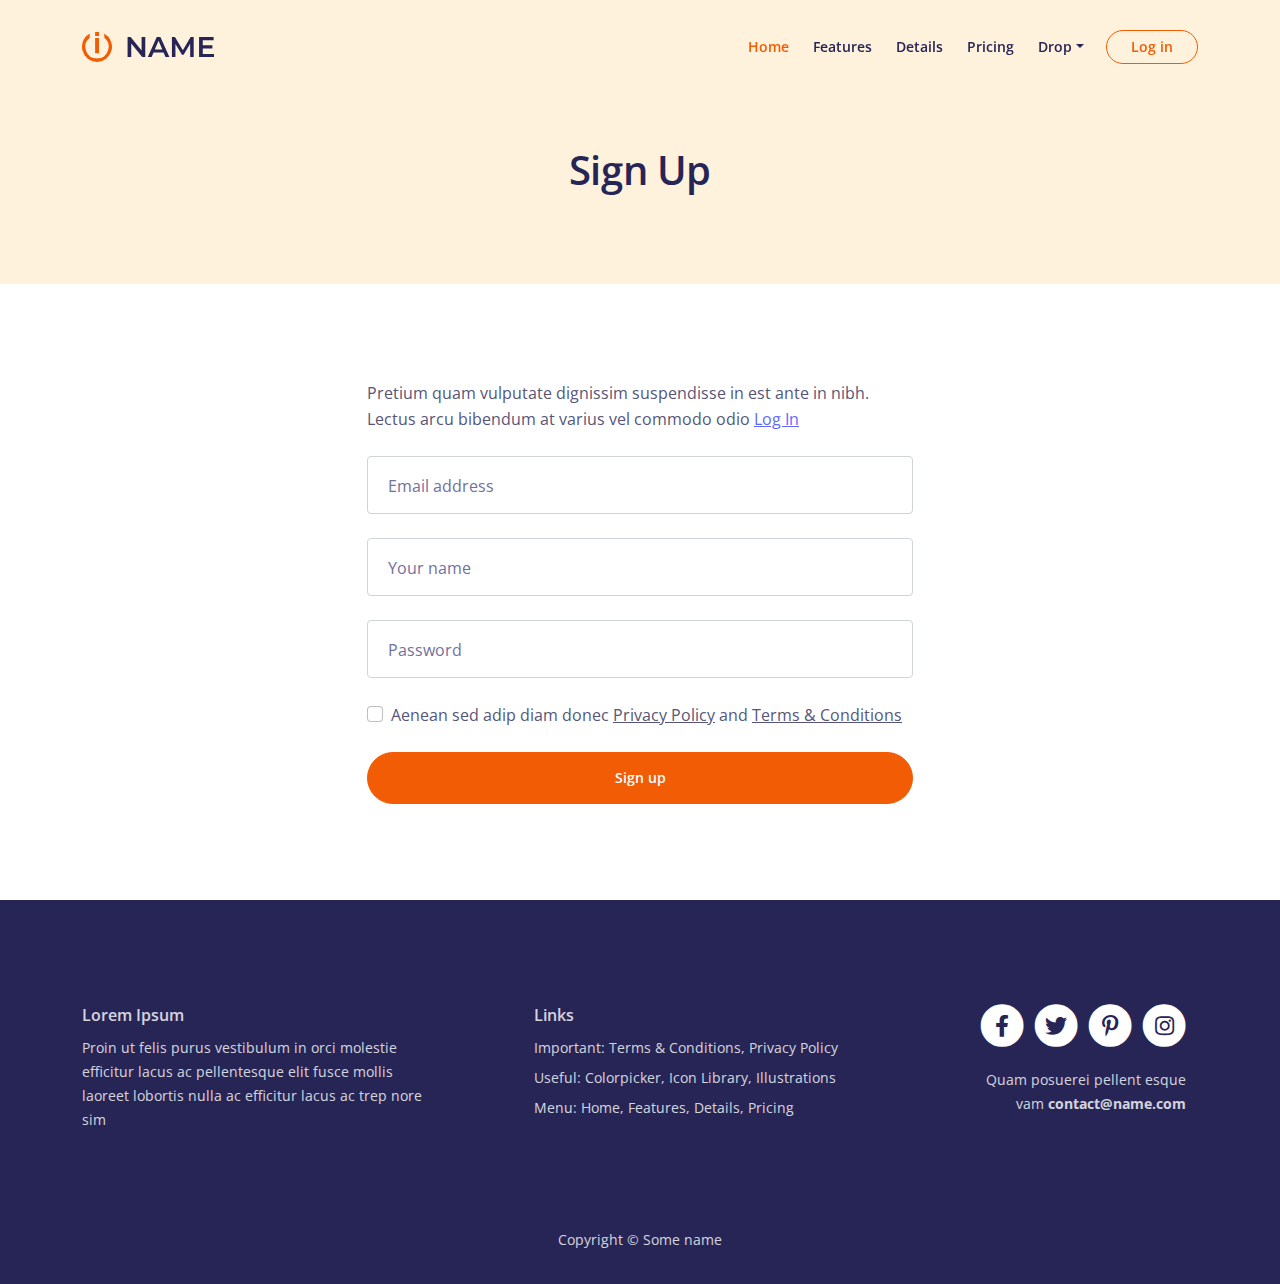
<file: landing-signup/web/sign-up.html>
<!DOCTYPE html>
<html lang="en">
    <head>
        <meta charset="utf-8">
        <meta name="viewport" content="width=device-width, initial-scale=1, shrink-to-fit=no">
        
        <!-- SEO Meta Tags -->
        <meta name="description" content="Your description">
        <meta name="author" content="Your name">

        <!-- OG Meta Tags to improve the way the post looks when you share the page on Facebook, Twitter, LinkedIn -->
        <meta property="og:site_name" content="" /> <!-- website name -->
        <meta property="og:site" content="" /> <!-- website link -->
        <meta property="og:title" content=""/> <!-- title shown in the actual shared post -->
        <meta property="og:description" content="" /> <!-- description shown in the actual shared post -->
        <meta property="og:image" content="" /> <!-- image link, make sure it's jpg -->
        <meta property="og:url" content="" /> <!-- where do you want your post to link to -->
        <meta name="twitter:card" content="summary_large_image"> <!-- to have large image post format in Twitter -->

        <!-- Webpage Title -->
        <title>Sign Up</title>
        
        <!-- Styles -->
        <link href="https://fonts.googleapis.com/css2?family=Open+Sans:ital,wght@0,400;0,600;1,400&display=swap" rel="stylesheet">
        <link href="css/bootstrap.min.css" rel="stylesheet">
        <link href="css/fontawesome-all.min.css" rel="stylesheet">
        <link href="css/swiper.css" rel="stylesheet">
        <link href="css/styles.css" rel="stylesheet">
        
        <!-- Favicon  -->
        <link rel="icon" href="images/favicon.png">
    </head>
    <body>
        
        <!-- Navigation -->
        <nav id="navbarExample" class="navbar navbar-expand-lg fixed-top navbar-light" aria-label="Main navigation">
            <div class="container">

                <!-- Image Logo -->
                <a class="navbar-brand logo-image" href="index.html"><img src="images/logo.svg" alt="alternative"></a> 

                <!-- Text Logo - Use this if you don't have a graphic logo -->
                <!-- <a class="navbar-brand logo-text" href="index.html">Name</a> -->

                <button class="navbar-toggler p-0 border-0" type="button" id="navbarSideCollapse" aria-label="Toggle navigation">
                    <span class="navbar-toggler-icon"></span>
                </button>

                <div class="navbar-collapse offcanvas-collapse" id="navbarsExampleDefault">
                    <ul class="navbar-nav ms-auto navbar-nav-scroll">
                        <li class="nav-item">
                            <a class="nav-link active" aria-current="page" href="index.html">Home</a>
                        </li>
                        <li class="nav-item">
                            <a class="nav-link" href="index.html#features">Features</a>
                        </li>
                        <li class="nav-item">
                            <a class="nav-link" href="index.html#details">Details</a>
                        </li>
                        <li class="nav-item">
                            <a class="nav-link" href="index.html#pricing">Pricing</a>
                        </li>
                        <li class="nav-item dropdown">
                            <a class="nav-link dropdown-toggle" href="#" id="dropdown01" data-bs-toggle="dropdown" aria-expanded="false">Drop</a>
                            <ul class="dropdown-menu" aria-labelledby="dropdown01">
                                <li><a class="dropdown-item" href="article.html">Article Details</a></li>
                                <li><div class="dropdown-divider"></div></li>
                                <li><a class="dropdown-item" href="terms.html">Terms Conditions</a></li>
                                <li><div class="dropdown-divider"></div></li>
                                <li><a class="dropdown-item" href="privacy.html">Privacy Policy</a></li>
                            </ul>
                        </li>
                    </ul>
                    <span class="nav-item">
                        <a class="btn-outline-sm" href="log-in.html">Log in</a>
                    </span>
                </div> <!-- end of navbar-collapse -->
            </div> <!-- end of container -->
        </nav> <!-- end of navbar -->
        <!-- end of navigation -->


        <!-- Header -->
        <header class="ex-header">
            <div class="container">
                <div class="row">
                    <div class="col-xl-10 offset-xl-1">
                        <h1 class="text-center">Sign Up</h1>
                    </div> <!-- end of col -->
                </div> <!-- end of row -->
            </div> <!-- end of container -->
        </header> <!-- end of ex-header -->
        <!-- end of header -->
        
        
        <!-- Basic -->
        <div class="ex-form-1 pt-5 pb-5">
            <div class="container">
                <div class="row">
                    <div class="col-xl-6 offset-xl-3">
                        <div class="text-box mt-5 mb-5">
                            <p class="mb-4">Pretium quam vulputate dignissim suspendisse in est ante in nibh. Lectus arcu bibendum at varius vel commodo odio <a class="blue" href="log-in.html">Log In</a></p>

                            <!-- Sign Up Form -->
                            <form>
                                <div class="mb-4 form-floating">
                                    <input type="email" class="form-control" id="floatingInput" placeholder="name@example.com">
                                    <label for="floatingInput">Email address</label>
                                </div>
                                <div class="mb-4 form-floating">
                                    <input type="text" class="form-control" id="floatingInput2" placeholder="Your name">
                                    <label for="floatingInput">Your name</label>
                                </div>
                                <div class="mb-4 form-floating">
                                    <input type="password" class="form-control" id="floatingPassword" placeholder="Password">
                                    <label for="floatingPassword">Password</label>
                                </div>
                                <div class="mb-4 form-check">
                                    <input type="checkbox" class="form-check-input" id="exampleCheck1">
                                    <label class="form-check-label" for="exampleCheck1">Aenean sed adip diam donec <a href="privacy.html">Privacy Policy</a> and <a href="terms.html">Terms & Conditions</a></label>
                                </div>
                                <button type="submit" class="form-control-submit-button">Sign up</button>
                            </form>
                            <!-- end of sign up form -->

                        </div> <!-- end of text-box -->
                    </div> <!-- end of col -->
                </div> <!-- end of row -->
            </div> <!-- end of container -->
        </div> <!-- end of ex-basic-1 -->
        <!-- end of basic -->


        <!-- Footer -->
        <div class="footer">
            <div class="container">
                <div class="row">
                    <div class="col-lg-12">
                        <div class="footer-col first">
                            <h6>Lorem Ipsum</h6>
                            <p class="p-small">Proin ut felis purus vestibulum in orci molestie efficitur lacus ac pellentesque elit fusce mollis laoreet lobortis nulla ac efficitur lacus ac trep nore sim </p>
                        </div> <!-- end of footer-col -->
                        <div class="footer-col second">
                            <h6>Links</h6>
                            <ul class="list-unstyled li-space-lg p-small">
                                <li>Important: <a href="terms.html">Terms & Conditions</a>, <a href="privacy.html">Privacy Policy</a></li>
                                <li>Useful: <a href="#">Colorpicker</a>, <a href="#">Icon Library</a>, <a href="#">Illustrations</a></li>
                                <li>Menu: <a href="#header">Home</a>, <a href="#features">Features</a>, <a href="#details">Details</a>, <a href="#pricing">Pricing</a></li>
                            </ul>
                        </div> <!-- end of footer-col -->
                        <div class="footer-col third">
                            <span class="fa-stack">
                                <a href="#your-link">
                                    <i class="fas fa-circle fa-stack-2x"></i>
                                    <i class="fab fa-facebook-f fa-stack-1x"></i>
                                </a>
                            </span>
                            <span class="fa-stack">
                                <a href="#your-link">
                                    <i class="fas fa-circle fa-stack-2x"></i>
                                    <i class="fab fa-twitter fa-stack-1x"></i>
                                </a>
                            </span>
                            <span class="fa-stack">
                                <a href="#your-link">
                                    <i class="fas fa-circle fa-stack-2x"></i>
                                    <i class="fab fa-pinterest-p fa-stack-1x"></i>
                                </a>
                            </span>
                            <span class="fa-stack">
                                <a href="#your-link">
                                    <i class="fas fa-circle fa-stack-2x"></i>
                                    <i class="fab fa-instagram fa-stack-1x"></i>
                                </a>
                            </span>
                            <p class="p-small">Quam posuerei pellent esque vam <a href="mailto:contact@name.com"><strong>contact@name.com</strong></a></p>
                        </div> <!-- end of footer-col -->
                    </div> <!-- end of col -->
                </div> <!-- end of row -->
            </div> <!-- end of container -->
        </div> <!-- end of footer -->  
        <!-- end of footer -->


        <!-- Copyright -->
        <div class="copyright">
            <div class="container">
                <div class="row">
                    <div class="col-lg-12">
                        <p class="p-small">Copyright © Some name</p>
                    </div> <!-- end of col -->
                </div> <!-- enf of row -->
            </div> <!-- end of container -->
        </div> <!-- end of copyright --> 
        <!-- end of copyright -->
        

        <!-- Back To Top Button -->
        <button onclick="topFunction()" id="myBtn">
            <img src="images/up-arrow.png" alt="alternative">
        </button>
        <!-- end of back to top button -->
            
        <!-- Scripts -->
        <script src="js/bootstrap.min.js"></script> <!-- Bootstrap framework -->
        <script src="js/swiper.min.js"></script> <!-- Swiper for image and text sliders -->
        <script src="js/purecounter.min.js"></script> <!-- Purecounter counter for statistics numbers -->
        <script src="js/replaceme.min.js"></script> <!-- ReplaceMe for rotating text -->
        <script src="js/scripts.js"></script> <!-- Custom scripts -->
    </body>
</html>
</file>
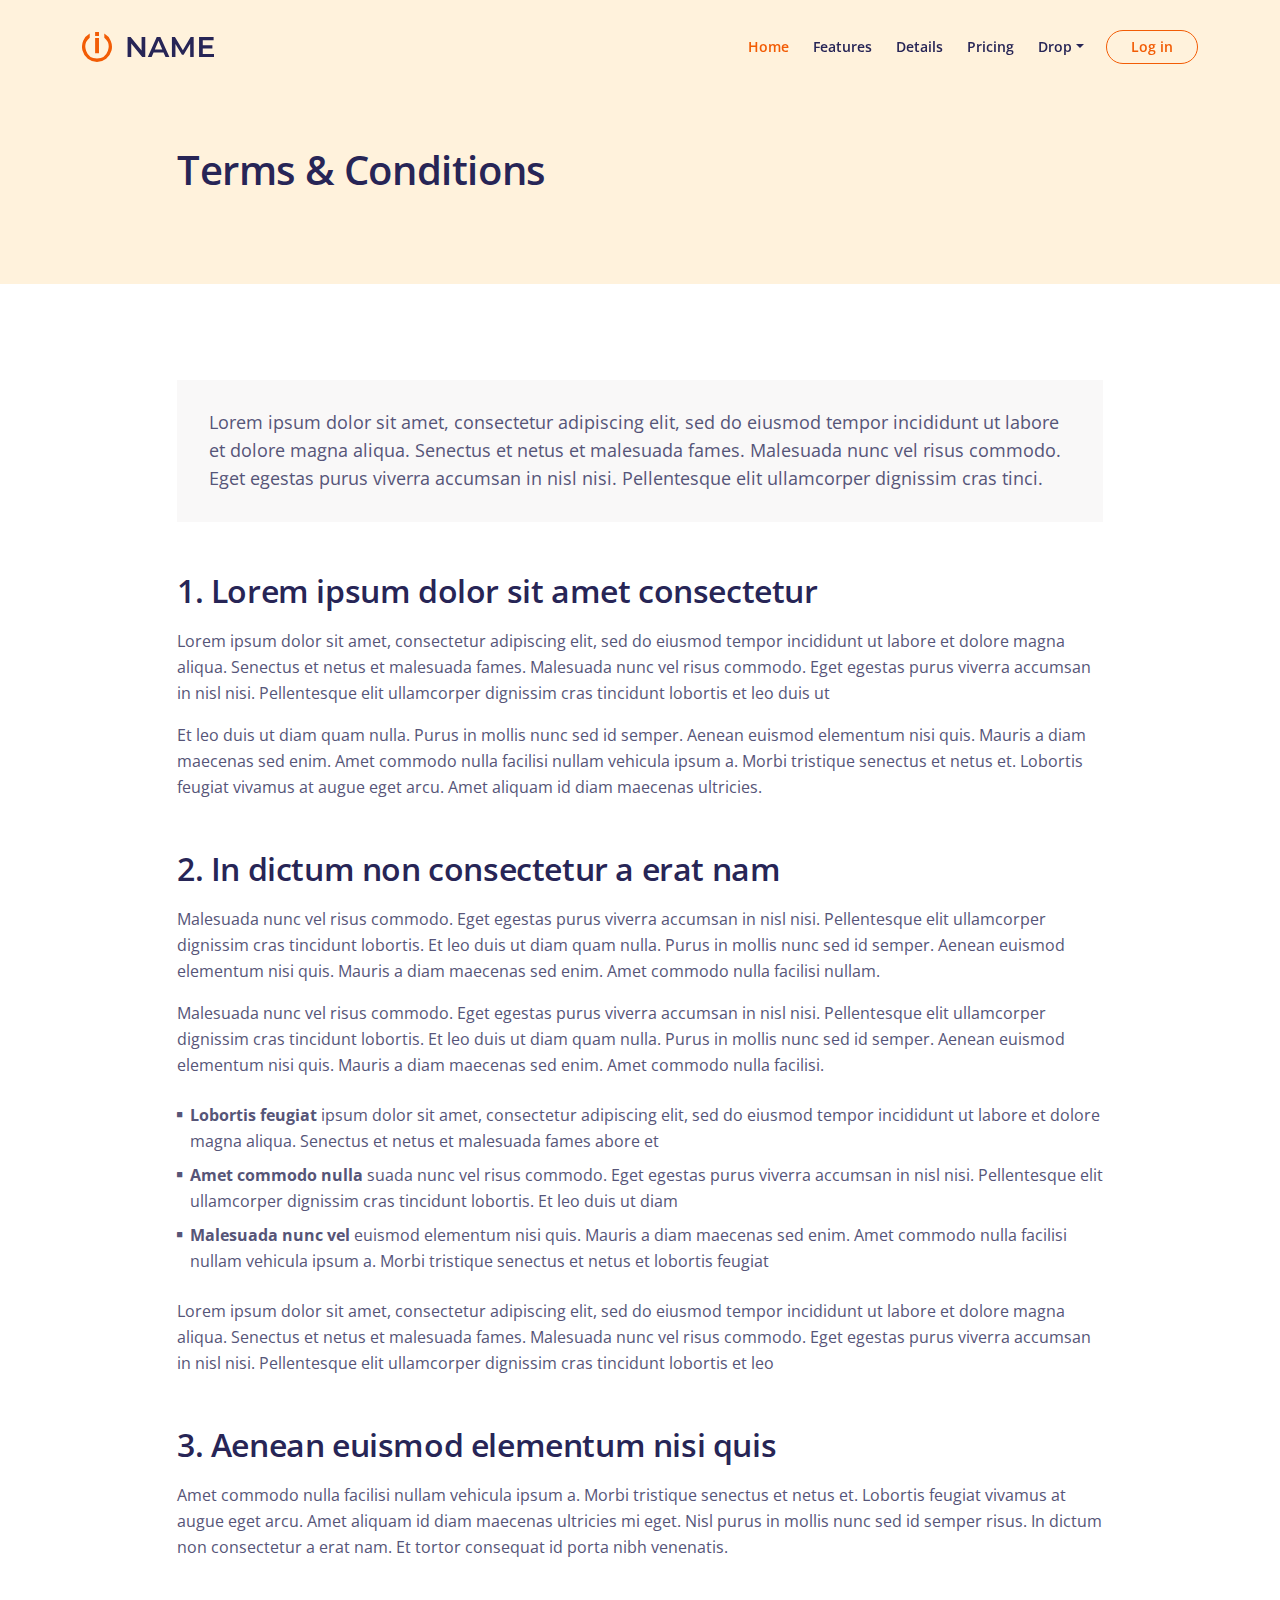
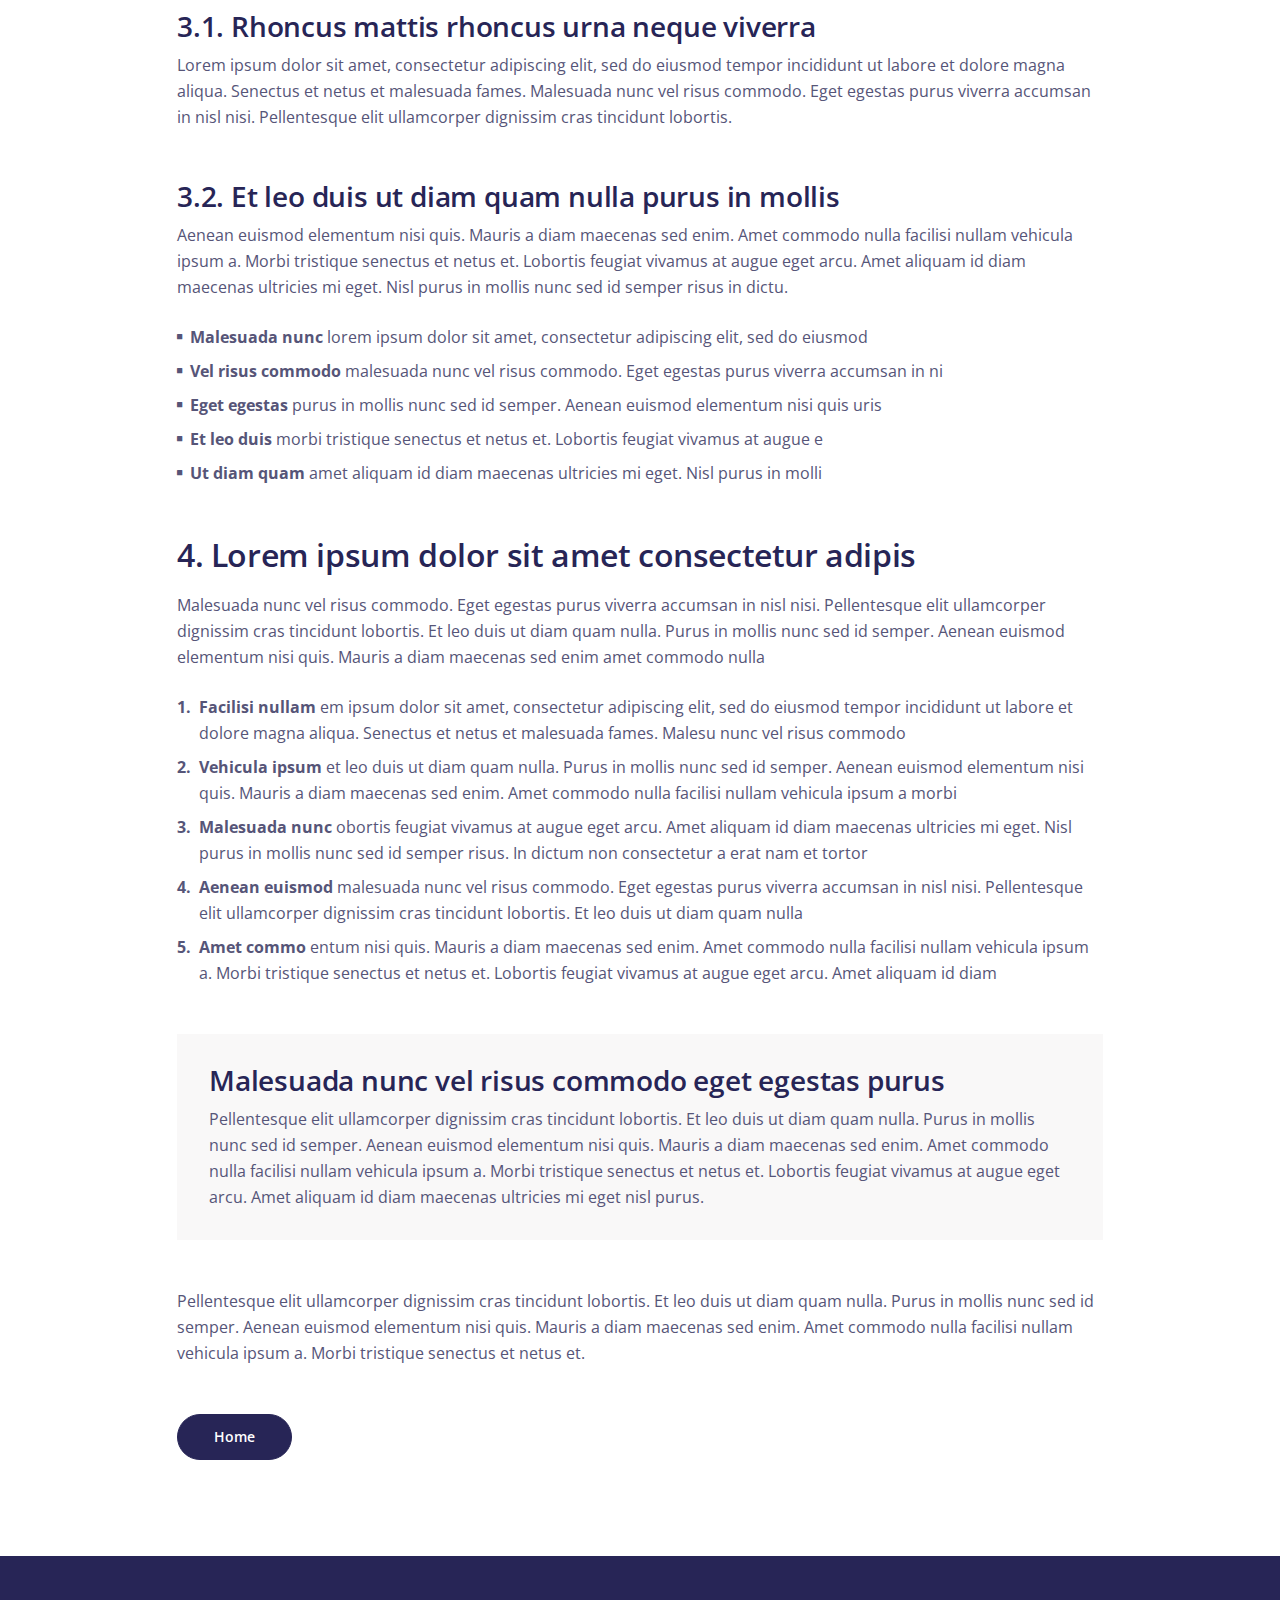
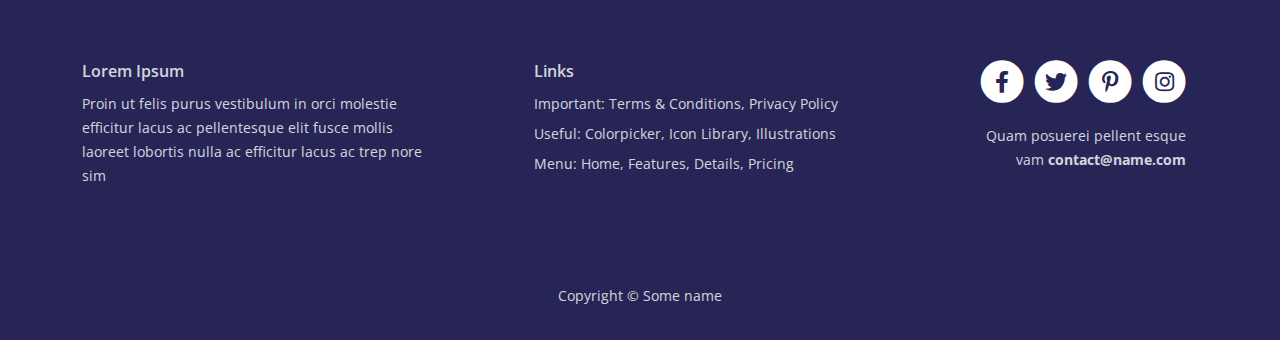
<file: landing-signup/web/terms.html>
<!DOCTYPE html>
<html lang="en">
    <head>
        <meta charset="utf-8">
        <meta name="viewport" content="width=device-width, initial-scale=1, shrink-to-fit=no">
        
        <!-- SEO Meta Tags -->
        <meta name="description" content="Your description">
        <meta name="author" content="Your name">

        <!-- OG Meta Tags to improve the way the post looks when you share the page on Facebook, Twitter, LinkedIn -->
        <meta property="og:site_name" content="" /> <!-- website name -->
        <meta property="og:site" content="" /> <!-- website link -->
        <meta property="og:title" content=""/> <!-- title shown in the actual shared post -->
        <meta property="og:description" content="" /> <!-- description shown in the actual shared post -->
        <meta property="og:image" content="" /> <!-- image link, make sure it's jpg -->
        <meta property="og:url" content="" /> <!-- where do you want your post to link to -->
        <meta name="twitter:card" content="summary_large_image"> <!-- to have large image post format in Twitter -->

        <!-- Webpage Title -->
        <title>Terms & Conditions</title>
        
        <!-- Styles -->
        <link href="https://fonts.googleapis.com/css2?family=Open+Sans:ital,wght@0,400;0,600;1,400&display=swap" rel="stylesheet">
        <link href="css/bootstrap.min.css" rel="stylesheet">
        <link href="css/fontawesome-all.min.css" rel="stylesheet">
        <link href="css/swiper.css" rel="stylesheet">
        <link href="css/styles.css" rel="stylesheet">
        
        <!-- Favicon  -->
        <link rel="icon" href="images/favicon.png">
    </head>
    <body>
        
        <!-- Navigation -->
        <nav id="navbarExample" class="navbar navbar-expand-lg fixed-top navbar-light" aria-label="Main navigation">
            <div class="container">

                <!-- Image Logo -->
                <a class="navbar-brand logo-image" href="index.html"><img src="images/logo.svg" alt="alternative"></a> 

                <!-- Text Logo - Use this if you don't have a graphic logo -->
                <!-- <a class="navbar-brand logo-text" href="index.html">Name</a> -->

                <button class="navbar-toggler p-0 border-0" type="button" id="navbarSideCollapse" aria-label="Toggle navigation">
                    <span class="navbar-toggler-icon"></span>
                </button>

                <div class="navbar-collapse offcanvas-collapse" id="navbarsExampleDefault">
                    <ul class="navbar-nav ms-auto navbar-nav-scroll">
                        <li class="nav-item">
                            <a class="nav-link active" aria-current="page" href="index.html">Home</a>
                        </li>
                        <li class="nav-item">
                            <a class="nav-link" href="index.html#features">Features</a>
                        </li>
                        <li class="nav-item">
                            <a class="nav-link" href="index.html#details">Details</a>
                        </li>
                        <li class="nav-item">
                            <a class="nav-link" href="index.html#pricing">Pricing</a>
                        </li>
                        <li class="nav-item dropdown">
                            <a class="nav-link dropdown-toggle" href="#" id="dropdown01" data-bs-toggle="dropdown" aria-expanded="false">Drop</a>
                            <ul class="dropdown-menu" aria-labelledby="dropdown01">
                                <li><a class="dropdown-item" href="article.html">Article Details</a></li>
                                <li><div class="dropdown-divider"></div></li>
                                <li><a class="dropdown-item" href="terms.html">Terms Conditions</a></li>
                                <li><div class="dropdown-divider"></div></li>
                                <li><a class="dropdown-item" href="privacy.html">Privacy Policy</a></li>
                            </ul>
                        </li>
                    </ul>
                    <span class="nav-item">
                        <a class="btn-outline-sm" href="log-in.html">Log in</a>
                    </span>
                </div> <!-- end of navbar-collapse -->
            </div> <!-- end of container -->
        </nav> <!-- end of navbar -->
        <!-- end of navigation -->


        <!-- Header -->
        <header class="ex-header">
            <div class="container">
                <div class="row">
                    <div class="col-xl-10 offset-xl-1">
                        <h1>Terms & Conditions</h1>
                    </div> <!-- end of col -->
                </div> <!-- end of row -->
            </div> <!-- end of container -->
        </header> <!-- end of ex-header -->
        <!-- end of header -->


        <!-- Basic -->
        <div class="ex-basic-1 pt-5 pb-5">
            <div class="container">
                <div class="row">
                    <div class="col-xl-10 offset-xl-1">
                        <div class="text-box mt-5 mb-5">
                            <p class="p-large">Lorem ipsum dolor sit amet, consectetur adipiscing elit, sed do eiusmod tempor incididunt ut labore et dolore magna aliqua. Senectus et netus et malesuada fames. Malesuada nunc vel risus commodo. Eget egestas purus viverra accumsan in nisl nisi. Pellentesque elit ullamcorper dignissim cras tinci.</p>
                        </div> <!-- end of text-box -->

                        <h2 class="mb-3">1. Lorem ipsum dolor sit amet consectetur</h2>
                        <p>Lorem ipsum dolor sit amet, consectetur adipiscing elit, sed do eiusmod tempor incididunt ut labore et dolore magna aliqua. Senectus et netus et malesuada fames. Malesuada nunc vel risus commodo. Eget egestas purus viverra accumsan in nisl nisi. Pellentesque elit ullamcorper dignissim cras tincidunt lobortis et leo duis ut</p>
                        <p class="mb-5">Et leo duis ut diam quam nulla. Purus in mollis nunc sed id semper. Aenean euismod elementum nisi quis. Mauris a diam maecenas sed enim. Amet commodo nulla facilisi nullam vehicula ipsum a. Morbi tristique senectus et netus et. Lobortis feugiat vivamus at augue eget arcu. Amet aliquam id diam maecenas ultricies.</p>

                        <h2 class="mb-3">2. In dictum non consectetur a erat nam</h2>
                        <p>Malesuada nunc vel risus commodo. Eget egestas purus viverra accumsan in nisl nisi. Pellentesque elit ullamcorper dignissim cras tincidunt lobortis. Et leo duis ut diam quam nulla. Purus in mollis nunc sed id semper. Aenean euismod elementum nisi quis. Mauris a diam maecenas sed enim. Amet commodo nulla facilisi nullam.</p>
                        <p class="mb-4">Malesuada nunc vel risus commodo. Eget egestas purus viverra accumsan in nisl nisi. Pellentesque elit ullamcorper dignissim cras tincidunt lobortis. Et leo duis ut diam quam nulla. Purus in mollis nunc sed id semper. Aenean euismod elementum nisi quis. Mauris a diam maecenas sed enim. Amet commodo nulla facilisi.</p>
                        <ul class="list-unstyled li-space-lg mb-4">
                            <li class="d-flex">
                                <i class="fas fa-square"></i>
                                <div class="flex-grow-1"><strong>Lobortis feugiat</strong> ipsum dolor sit amet, consectetur adipiscing elit, sed do eiusmod tempor incididunt ut labore et dolore magna aliqua. Senectus et netus et malesuada fames abore et</div>
                            </li>
                            <li class="d-flex">
                                <i class="fas fa-square"></i>
                                <div class="flex-grow-1"><strong>Amet commodo nulla</strong> suada nunc vel risus commodo. Eget egestas purus viverra accumsan in nisl nisi. Pellentesque elit ullamcorper dignissim cras tincidunt lobortis. Et leo duis ut diam</div>
                            </li>
                            <li class="d-flex">
                                <i class="fas fa-square"></i>
                                <div class="flex-grow-1"><strong>Malesuada nunc vel</strong> euismod elementum nisi quis. Mauris a diam maecenas sed enim. Amet commodo nulla facilisi nullam vehicula ipsum a. Morbi tristique senectus et netus et lobortis feugiat</div>
                            </li>
                        </ul>
                        <p class="mb-5">Lorem ipsum dolor sit amet, consectetur adipiscing elit, sed do eiusmod tempor incididunt ut labore et dolore magna aliqua. Senectus et netus et malesuada fames. Malesuada nunc vel risus commodo. Eget egestas purus viverra accumsan in nisl nisi. Pellentesque elit ullamcorper dignissim cras tincidunt lobortis et leo</p>

                        <h2 class="mb-3">3. Aenean euismod elementum nisi quis</h2>
                        <p class="mb-5">Amet commodo nulla facilisi nullam vehicula ipsum a. Morbi tristique senectus et netus et. Lobortis feugiat vivamus at augue eget arcu. Amet aliquam id diam maecenas ultricies mi eget. Nisl purus in mollis nunc sed id semper risus. In dictum non consectetur a erat nam. Et tortor consequat id porta nibh venenatis.</p>
                        <h3>3.1. Rhoncus mattis rhoncus urna neque viverra</h3>
                        <p class="mb-5">Lorem ipsum dolor sit amet, consectetur adipiscing elit, sed do eiusmod tempor incididunt ut labore et dolore magna aliqua. Senectus et netus et malesuada fames. Malesuada nunc vel risus commodo. Eget egestas purus viverra accumsan in nisl nisi. Pellentesque elit ullamcorper dignissim cras tincidunt lobortis.</p>
                        <h3>3.2. Et leo duis ut diam quam nulla purus in mollis</h3>
                        <p class="mb-4">Aenean euismod elementum nisi quis. Mauris a diam maecenas sed enim. Amet commodo nulla facilisi nullam vehicula ipsum a. Morbi tristique senectus et netus et. Lobortis feugiat vivamus at augue eget arcu. Amet aliquam id diam maecenas ultricies mi eget. Nisl purus in mollis nunc sed id semper risus in dictu.</p>
                        <ul class="list-unstyled li-space-lg mb-5">
                            <li class="d-flex">
                                <i class="fas fa-square"></i>
                                <div class="flex-grow-1"><strong>Malesuada nunc</strong> lorem ipsum dolor sit amet, consectetur adipiscing elit, sed do eiusmod</div>
                            </li>
                            <li class="d-flex">
                                <i class="fas fa-square"></i>
                                <div class="flex-grow-1"><strong>Vel risus commodo</strong> malesuada nunc vel risus commodo. Eget egestas purus viverra accumsan in ni</div>
                            </li>
                            <li class="d-flex">
                                <i class="fas fa-square"></i>
                                <div class="flex-grow-1"><strong>Eget egestas </strong> purus in mollis nunc sed id semper. Aenean euismod elementum nisi quis uris</div>
                            </li>
                            <li class="d-flex">
                                <i class="fas fa-square"></i>
                                <div class="flex-grow-1"><strong>Et leo duis</strong> morbi tristique senectus et netus et. Lobortis feugiat vivamus at augue e</div>
                            </li>
                            <li class="d-flex">
                                <i class="fas fa-square"></i>
                                <div class="flex-grow-1"><strong>Ut diam quam</strong> amet aliquam id diam maecenas ultricies mi eget. Nisl purus in molli</div>
                            </li>
                        </ul>
                        
                        <h2 class="mb-3">4. Lorem ipsum dolor sit amet consectetur adipis</h2>
                        <p class="mb-4">Malesuada nunc vel risus commodo. Eget egestas purus viverra accumsan in nisl nisi. Pellentesque elit ullamcorper dignissim cras tincidunt lobortis. Et leo duis ut diam quam nulla. Purus in mollis nunc sed id semper. Aenean euismod elementum nisi quis. Mauris a diam maecenas sed enim amet commodo nulla</p>
                        <ul class="list-unstyled li-space-lg mb-5">
                            <li class="d-flex">
                                <strong>1.</strong>
                                <div class="flex-grow-1"><strong>Facilisi nullam</strong> em ipsum dolor sit amet, consectetur adipiscing elit, sed do eiusmod tempor incididunt ut labore et dolore magna aliqua. Senectus et netus et malesuada fames. Malesu nunc vel risus commodo</div>
                            </li>
                            <li class="d-flex">
                                <strong>2.</strong>
                                <div class="flex-grow-1"><strong>Vehicula ipsum</strong> et leo duis ut diam quam nulla. Purus in mollis nunc sed id semper. Aenean euismod elementum nisi quis. Mauris a diam maecenas sed enim. Amet commodo nulla facilisi nullam vehicula ipsum a morbi</div>
                            </li>
                            <li class="d-flex">
                                <strong>3.</strong>
                                <div class="flex-grow-1"><strong>Malesuada nunc</strong> obortis feugiat vivamus at augue eget arcu. Amet aliquam id diam maecenas ultricies mi eget. Nisl purus in mollis nunc sed id semper risus. In dictum non consectetur a erat nam et tortor</div>
                            </li>
                            <li class="d-flex">
                                <strong>4.</strong>
                                <div class="flex-grow-1"><strong>Aenean euismod</strong> malesuada nunc vel risus commodo. Eget egestas purus viverra accumsan in nisl nisi. Pellentesque elit ullamcorper dignissim cras tincidunt lobortis. Et leo duis ut diam quam nulla</div>
                            </li>
                            <li class="d-flex">
                                <strong>5.</strong>
                                <div class="flex-grow-1"><strong>Amet commo</strong> entum nisi quis. Mauris a diam maecenas sed enim. Amet commodo nulla facilisi nullam vehicula ipsum a. Morbi tristique senectus et netus et. Lobortis feugiat vivamus at augue eget arcu. Amet aliquam id diam</div>
                            </li>
                        </ul>
                        
                        <div class="text-box mb-5">
                            <h3>Malesuada nunc vel risus commodo eget egestas purus</h3>
                            <p>Pellentesque elit ullamcorper dignissim cras tincidunt lobortis. Et leo duis ut diam quam nulla. Purus in mollis nunc sed id semper. Aenean euismod elementum nisi quis. Mauris a diam maecenas sed enim. Amet commodo nulla facilisi nullam vehicula ipsum a. Morbi tristique senectus et netus et. Lobortis feugiat vivamus at augue eget arcu. Amet aliquam id diam maecenas ultricies mi eget nisl purus.</p>
                        </div> <!-- end of text-box -->
                        <p class="mb-5">Pellentesque elit ullamcorper dignissim cras tincidunt lobortis. Et leo duis ut diam quam nulla. Purus in mollis nunc sed id semper. Aenean euismod elementum nisi quis. Mauris a diam maecenas sed enim. Amet commodo nulla facilisi nullam vehicula ipsum a. Morbi tristique senectus et netus et.</p>
                        
                        <a class="btn-solid-reg mb-5" href="index.html">Home</a>
                    </div> <!-- end of col -->
                </div> <!-- end of row -->
            </div> <!-- end of container -->
        </div> <!-- end of ex-basic-1 -->
        <!-- end of basic -->


        <!-- Footer -->
        <div class="footer">
            <div class="container">
                <div class="row">
                    <div class="col-lg-12">
                        <div class="footer-col first">
                            <h6>Lorem Ipsum</h6>
                            <p class="p-small">Proin ut felis purus vestibulum in orci molestie efficitur lacus ac pellentesque elit fusce mollis laoreet lobortis nulla ac efficitur lacus ac trep nore sim </p>
                        </div> <!-- end of footer-col -->
                        <div class="footer-col second">
                            <h6>Links</h6>
                            <ul class="list-unstyled li-space-lg p-small">
                                <li>Important: <a href="terms.html">Terms & Conditions</a>, <a href="privacy.html">Privacy Policy</a></li>
                                <li>Useful: <a href="#">Colorpicker</a>, <a href="#">Icon Library</a>, <a href="#">Illustrations</a></li>
                                <li>Menu: <a href="#header">Home</a>, <a href="#features">Features</a>, <a href="#details">Details</a>, <a href="#pricing">Pricing</a></li>
                            </ul>
                        </div> <!-- end of footer-col -->
                        <div class="footer-col third">
                            <span class="fa-stack">
                                <a href="#your-link">
                                    <i class="fas fa-circle fa-stack-2x"></i>
                                    <i class="fab fa-facebook-f fa-stack-1x"></i>
                                </a>
                            </span>
                            <span class="fa-stack">
                                <a href="#your-link">
                                    <i class="fas fa-circle fa-stack-2x"></i>
                                    <i class="fab fa-twitter fa-stack-1x"></i>
                                </a>
                            </span>
                            <span class="fa-stack">
                                <a href="#your-link">
                                    <i class="fas fa-circle fa-stack-2x"></i>
                                    <i class="fab fa-pinterest-p fa-stack-1x"></i>
                                </a>
                            </span>
                            <span class="fa-stack">
                                <a href="#your-link">
                                    <i class="fas fa-circle fa-stack-2x"></i>
                                    <i class="fab fa-instagram fa-stack-1x"></i>
                                </a>
                            </span>
                            <p class="p-small">Quam posuerei pellent esque vam <a href="mailto:contact@name.com"><strong>contact@name.com</strong></a></p>
                        </div> <!-- end of footer-col -->
                    </div> <!-- end of col -->
                </div> <!-- end of row -->
            </div> <!-- end of container -->
        </div> <!-- end of footer -->  
        <!-- end of footer -->


        <!-- Copyright -->
        <div class="copyright">
            <div class="container">
                <div class="row">
                    <div class="col-lg-12">
                        <p class="p-small">Copyright © Some name</p>
                    </div> <!-- end of col -->
                </div> <!-- enf of row -->
            </div> <!-- end of container -->
        </div> <!-- end of copyright --> 
        <!-- end of copyright -->
        

        <!-- Back To Top Button -->
        <button onclick="topFunction()" id="myBtn">
            <img src="images/up-arrow.png" alt="alternative">
        </button>
        <!-- end of back to top button -->
            
        <!-- Scripts -->
        <script src="js/bootstrap.min.js"></script> <!-- Bootstrap framework -->
        <script src="js/swiper.min.js"></script> <!-- Swiper for image and text sliders -->
        <script src="js/purecounter.min.js"></script> <!-- Purecounter counter for statistics numbers -->
        <script src="js/replaceme.min.js"></script> <!-- ReplaceMe for rotating text -->
        <script src="js/scripts.js"></script> <!-- Custom scripts -->
    </body>
</html>
</file>
<file: landing-signup/web/css/styles.css>
/* Description: Master CSS file */

/*****************************************
Table Of Contents:
- General Styles
- Navigation
- Header
- Features
- Details 1
- Details Modal
- Details 2
- Testimonials
- Invitation
- Pricing
- Questions
- Footer
- Copyright
- Back To Top Button
- Extra Pages
- Media Queries
******************************************/

/*****************************************
Colors:
- Backgrounds - light gray #f9f8f8
- Buttons - navy blue #272556
- Buttons - orange #f25c05
- Headings text - navy blue #272556
- Body text - dark gray #565578
******************************************/

/**************************/
/*     General Styles     */
/**************************/
body,
html {
  width: 100%;
  height: 100%;
}

body,
p {
  color: #565578;
  font: 400 1rem/1.625rem "Open Sans", sans-serif;
}

h1 {
  color: #272556;
  font-weight: 600;
  font-size: 2.5rem;
  line-height: 3.25rem;
  letter-spacing: -0.4px;
}

h2 {
  color: #272556;
  font-weight: 600;
  font-size: 2rem;
  line-height: 2.625rem;
  letter-spacing: -0.4px;
}

h3 {
  color: #272556;
  font-weight: 600;
  font-size: 1.75rem;
  line-height: 2.25rem;
  letter-spacing: -0.2px;
}

h4 {
  color: #272556;
  font-weight: 600;
  font-size: 1.5rem;
  line-height: 2.125rem;
  letter-spacing: -0.2px;
}

h5 {
  color: #272556;
  font-weight: 600;
  font-size: 1.25rem;
  line-height: 1.625rem;
}

h6 {
  color: #272556;
  font-weight: 600;
  font-size: 1rem;
  line-height: 1.375rem;
}

.p-large {
  font-size: 1.125rem;
  line-height: 1.75rem;
}

.p-small {
  font-size: 0.875rem;
  line-height: 1.5rem;
}

.testimonial-text {
  font-style: italic;
}

.testimonial-author {
  font-weight: 600;
  font-size: 1.125rem;
  line-height: 1.625rem;
}

.li-space-lg li {
  margin-bottom: 0.5rem;
}

a {
  color: #565578;
  text-decoration: underline;
}

a:hover {
  color: #565578;
  text-decoration: underline;
}

.no-line {
  text-decoration: none;
}

.no-line:hover {
  text-decoration: none;
}

.blue {
  color: #6168ff;
}

.bg-gray {
  background-color: #f9f8f8;
}

.btn-solid-reg {
  display: inline-block;
  padding: 1.375rem 2.25rem 1.375rem 2.25rem;
  border: 1px solid #272556;
  border-radius: 30px;
  background-color: #272556;
  color: #ffffff;
  font-weight: 600;
  font-size: 0.875rem;
  line-height: 0;
  text-decoration: none;
  transition: all 0.2s;
}

.btn-solid-reg:hover {
  background-color: transparent;
  color: #272556; /* needs to stay here because of the color property of a tag */
  text-decoration: none;
}

.btn-solid-lg {
  display: inline-block;
  padding: 1.625rem 2.625rem 1.625rem 2.625rem;
  border: 1px solid #272556;
  border-radius: 30px;
  background-color: #272556;
  color: #ffffff;
  font-weight: 600;
  font-size: 0.875rem;
  line-height: 0;
  text-decoration: none;
  transition: all 0.2s;
}

.btn-solid-lg:hover {
  background-color: transparent;
  color: #272556; /* needs to stay here because of the color property of a tag */
  text-decoration: none;
}

.btn-solid-sm {
  display: inline-block;
  padding: 1rem 1.5rem 1rem 1.5rem;
  border: 1px solid #272556;
  border-radius: 30px;
  background-color: #272556;
  color: #ffffff;
  font-weight: 600;
  font-size: 0.875rem;
  line-height: 0;
  text-decoration: none;
  transition: all 0.2s;
}

.btn-solid-sm:hover {
  background-color: transparent;
  color: #272556; /* needs to stay here because of the color property of a tag */
  text-decoration: none;
}

.btn-outline-reg {
  display: inline-block;
  padding: 1.375rem 2.25rem 1.375rem 2.25rem;
  border: 1px solid #f25c05;
  border-radius: 30px;
  background-color: transparent;
  color: #f25c05;
  font-weight: 600;
  font-size: 0.875rem;
  line-height: 0;
  text-decoration: none;
  transition: all 0.2s;
}

.btn-outline-reg:hover {
  background-color: #f25c05;
  color: #ffffff;
  text-decoration: none;
}

.btn-outline-lg {
  display: inline-block;
  padding: 1.625rem 2.625rem 1.625rem 2.625rem;
  border: 1px solid #f25c05;
  border-radius: 30px;
  background-color: transparent;
  color: #f25c05;
  font-weight: 600;
  font-size: 0.875rem;
  line-height: 0;
  text-decoration: none;
  transition: all 0.2s;
}

.btn-outline-lg:hover {
  background-color: #565578;
  color: #ffffff;
  text-decoration: none;
}

.btn-outline-sm {
  display: inline-block;
  padding: 1rem 1.5rem 1rem 1.5rem;
  border: 1px solid #f25c05;
  border-radius: 30px;
  background-color: transparent;
  color: #f25c05;
  font-weight: 600;
  font-size: 0.875rem;
  line-height: 0;
  text-decoration: none;
  transition: all 0.2s;
}

.btn-outline-sm:hover {
  background-color: #f25c05;
  color: #ffffff;
  text-decoration: none;
}

.form-floating label {
  margin-left: 0.5rem;
  color: #72719b;
}

.form-floating .form-control {
  padding-left: 1.25rem;
}

.form-control-submit-button {
  display: inline-block;
  width: 100%;
  height: 3.25rem;
  border: 1px solid #f25c05;
  border-radius: 30px;
  background-color: #f25c05;
  color: #ffffff;
  font-weight: 600;
  font-size: 0.875rem;
  line-height: 0;
  cursor: pointer;
  transition: all 0.2s;
}

.form-control-submit-button:hover {
  border: 1px solid #f25c05;
  background-color: transparent;
  color: #f25c05;
}

/* Fade Animation For Rotating Text - ReplaceMe  */
@-webkit-keyframes fadeIn {
  from {
    opacity: 0;
  }
  to {
    opacity: 1;
  }
}

@keyframes fadeIn {
  from {
    opacity: 0;
  }
  to {
    opacity: 1;
  }
}

.fadeIn {
  -webkit-animation: fadeIn 0.6s;
  animation: fadeIn 0.6s;
}

@-webkit-keyframes fadeOut {
  from {
    opacity: 1;
  }
  to {
    opacity: 0;
  }
}

@keyframes fadeOut {
  from {
    opacity: 1;
  }
  to {
    opacity: 0;
  }
}
/* end of fade animation for rotating text - replaceme */

/**********************/
/*     Navigation     */
/**********************/
.navbar {
  background-color: #fff2dc;
  font-weight: 600;
  font-size: 0.875rem;
  line-height: 0.875rem;
}

.navbar .navbar-brand {
  padding-top: 0.25rem;
  padding-bottom: 0.25rem;
}

.navbar .logo-image img {
  width: 132px;
  height: 30px;
}

.navbar .logo-text {
  color: #272556;
  font-weight: 600;
  font-size: 1.875rem;
  line-height: 1rem;
  text-decoration: none;
}

.offcanvas-collapse {
  position: fixed;
  top: 3.25rem; /* adjusts the height between the top of the page and the offcanvas menu */
  bottom: 0;
  left: 100%;
  width: 100%;
  padding-right: 1rem;
  padding-left: 1rem;
  overflow-y: auto;
  visibility: hidden;
  background-color: #fff2dc;
  transition: visibility 0.3s ease-in-out, -webkit-transform 0.3s ease-in-out;
  transition: transform 0.3s ease-in-out, visibility 0.3s ease-in-out;
  transition: transform 0.3s ease-in-out, visibility 0.3s ease-in-out,
    -webkit-transform 0.3s ease-in-out;
}

.offcanvas-collapse.open {
  visibility: visible;
  -webkit-transform: translateX(-100%);
  transform: translateX(-100%);
}

.navbar .navbar-nav {
  margin-top: 0.75rem;
  margin-bottom: 0.5rem;
}

.navbar .nav-item .nav-link {
  padding-top: 0.625rem;
  padding-bottom: 0.625rem;
  color: #272556;
  text-decoration: none;
  transition: all 0.2s ease;
}

.navbar .nav-item.dropdown.show .nav-link,
.navbar .nav-item .nav-link:hover,
.navbar .nav-item .nav-link.active {
  color: #f25c05;
}

/* Dropdown Menu */
.navbar .dropdown .dropdown-menu {
  animation: fadeDropdown 0.2s; /* required for the fade animation */
}

@keyframes fadeDropdown {
  0% {
    opacity: 0;
  }

  100% {
    opacity: 1;
  }
}

.navbar .dropdown-menu {
  margin-top: 0.25rem;
  margin-bottom: 0.25rem;
  border: none;
  background-color: #fff2dc;
}

.navbar .dropdown-item {
  padding-top: 0.625rem;
  padding-bottom: 0.625rem;
  color: #272556;
  font-weight: 600;
  font-size: 0.875rem;
  line-height: 0.875rem;
  text-decoration: none;
}

.navbar .dropdown-item:hover {
  background-color: #fff2dc;
  color: #f25c05;
}

.navbar .dropdown-divider {
  width: 100%;
  height: 1px;
  margin: 0.5rem auto 0.5rem auto;
  border: none;
  background-color: #d1d1d1;
}
/* end of dropdown menu */

.navbar .navbar-toggler {
  padding: 0;
  border: none;
  font-size: 1.25rem;
}

/******************/
/*     Header     */
/******************/
.header {
  padding-top: 8rem;
  padding-bottom: 9rem;
  background-color: #fff2dc;
  text-align: center;
}

.header .h1-large {
  margin-bottom: 1.25rem;
}

.header .replace-me {
  color: #f25c05;
}

.header .replace-me span {
  text-decoration: underline;
}

.header .p-large {
  margin-bottom: 2.75rem;
}

.header .btn-solid-lg {
  display: block;
  margin-bottom: 1.75rem;
}

.header .text-container {
  margin-bottom: 5rem;
}

/********************/
/*     Features     */
/********************/
.cards-1 {
  padding-top: 9rem;
  padding-bottom: 1.25em;
  text-align: center;
}

.cards-1 .h2-heading {
  margin-bottom: 3.75rem;
}

.cards-1 .h2-heading span {
  color: #f25c05;
  text-decoration: underline;
}

.cards-1 .card {
  margin-bottom: 5rem;
  border: none;
  background-color: transparent;
}

.cards-1 .card-icon {
  width: 76px;
  height: 76px;
  margin-right: auto;
  margin-bottom: 2.5rem;
  margin-left: auto;
  border-radius: 10px;
  background-color: #efebfd;
}

.cards-1 .card-icon .fas,
.cards-1 .card-icon .far {
  color: #8763ee;
  font-size: 2.5rem;
  line-height: 76px;
}

.cards-1 .card-icon.green {
  background-color: #defaeb;
}

.cards-1 .card-icon.green .fas,
.cards-1 .card-icon.green .far {
  color: #00d462;
}

.cards-1 .card-icon.blue {
  background-color: #e2ebfd;
}

.cards-1 .card-icon.blue .fas,
.cards-1 .card-icon.blue .far {
  color: #1f68f3;
}

.cards-1 .card-body {
  padding: 0;
}

.cards-1 .card-title {
  margin-bottom: 1rem;
}

.cards-1 .card-body p {
  margin-bottom: 1.125rem;
}

/*********************/
/*     Details 1     */
/*********************/
.basic-1 {
  padding-top: 9.5rem;
  padding-bottom: 10rem;
}

.basic-1 .text-container {
  margin-bottom: 4rem;
}

.basic-1 h2 {
  margin-bottom: 1.875rem;
}

.basic-1 p {
  margin-bottom: 1.875rem;
}

.basic-1 .btn-solid-reg {
  cursor: pointer;
}

/*************************/
/*     Details Modal     */
/*************************/
.modal-dialog {
  max-width: 1150px;
  margin-right: 1rem;
  margin-left: 1rem;
  pointer-events: all;
}

.modal-content {
  padding: 2.75rem 1.25rem;
}

.modal-content .btn-close {
  position: absolute;
  right: 10px;
  top: 10px;
}

.modal-content .image-container {
  margin-bottom: 3rem;
}

.modal-content img {
  border-radius: 6px;
}

.modal-content h3 {
  margin-bottom: 0.5rem;
}

.modal-content hr {
  width: 44px;
  margin-top: 0.125rem;
  margin-bottom: 1.25rem;
  margin-left: 0;
  height: 2px;
  border: none;
  background-color: #53575a;
}

.modal-content h4 {
  margin-top: 2rem;
  margin-bottom: 0.625rem;
}

.modal-content .list-unstyled {
  margin-bottom: 2rem;
}

.modal-content .list-unstyled .fas {
  font-size: 0.75rem;
  line-height: 1.75rem;
}

.modal-content .list-unstyled .flex-grow-1 {
  margin-left: 0.5rem;
}

.modal-content .btn-solid-reg {
  margin-right: 0.5rem;
}

.modal-content .btn-outline-reg {
  cursor: pointer;
}

/*********************/
/*     Details 2     */
/*********************/
.basic-2 {
  padding-top: 9.5rem;
  padding-bottom: 9rem;
}

.basic-2 .image-container {
  margin-bottom: 5rem;
}

.basic-2 h2 {
  margin-bottom: 1.875rem;
}

.basic-2 .list-unstyled .fas {
  font-size: 0.375rem;
  line-height: 1.625rem;
}

.basic-2 .list-unstyled .flex-grow-1 {
  margin-left: 0.5rem;
}

/************************/
/*     Testimonials     */
/************************/
.slider-1 {
  padding-top: 9.25rem;
  padding-bottom: 9.75rem;
}

.slider-1 .section-title {
  text-align: center;
}

.slider-1 .h2-heading {
  margin-bottom: 3rem;
  text-align: center;
}

.slider-1 .slider-container {
  position: relative;
}

.slider-1 .swiper-container {
  position: static;
  width: 86%;
  text-align: center;
}

.slider-1 .swiper-button-prev:focus,
.slider-1 .swiper-button-next:focus {
  /* even if you can't see it chrome you can see it on mobile device */
  outline: none;
}

.slider-1 .swiper-button-prev {
  left: -12px;
  background-image: url("data:image/svg+xml;charset=utf-8,%3Csvg%20xmlns%3D'http%3A%2F%2Fwww.w3.org%2F2000%2Fsvg'%20viewBox%3D'0%200%2028%2044'%3E%3Cpath%20d%3D'M0%2C22L22%2C0l2.1%2C2.1L4.2%2C22l19.9%2C19.9L22%2C44L0%2C22L0%2C22L0%2C22z'%20fill%3D'%23707375'%2F%3E%3C%2Fsvg%3E");
  background-size: 18px 28px;
}

.slider-1 .swiper-button-next {
  right: -12px;
  background-image: url("data:image/svg+xml;charset=utf-8,%3Csvg%20xmlns%3D'http%3A%2F%2Fwww.w3.org%2F2000%2Fsvg'%20viewBox%3D'0%200%2028%2044'%3E%3Cpath%20d%3D'M27%2C22L27%2C22L5%2C44l-2.1-2.1L22.8%2C22L2.9%2C2.1L5%2C0L27%2C22L27%2C22z'%20fill%3D'%23707375'%2F%3E%3C%2Fsvg%3E");
  background-size: 18px 28px;
}

.slider-1 .card {
  position: relative;
  border: none;
  background-color: transparent;
}

.slider-1 .card-image {
  width: 80px;
  height: 80px;
  margin-right: auto;
  margin-bottom: 1.25rem;
  margin-left: auto;
  border-radius: 50%;
}

.slider-1 .card-body {
  padding: 0;
}

.slider-1 .testimonial-text {
  margin-bottom: 1rem;
}

.slider-1 .testimonial-author {
  margin-bottom: 0;
  color: #181c3b;
}

/**********************/
/*     Invitation     */
/**********************/
.basic-3 {
  padding-top: 9rem;
  padding-bottom: 9rem;
  background-color: #272556;
  text-align: center;
}

.basic-3 h4 {
  margin-bottom: 2.375rem;
  color: #ffffff;
}

.basic-3 .btn-outline-lg {
  border-color: #ffffff;
  color: #ffffff;
}

.basic-3 .btn-outline-lg:hover {
  background-color: #ffffff;
  color: #272556;
}

/*******************/
/*     Pricing     */
/*******************/
.cards-2 {
  padding-top: 9rem;
  padding-bottom: 5.25em;
}

.cards-2 .h2-heading {
  margin-bottom: 3.75rem;
  text-align: center;
}

.cards-2 .card {
  margin-bottom: 5rem;
  padding: 4rem 1rem;
  border: 1px solid #9fa3ae;
  border-radius: 20px;
  background-color: #ffffff;
  text-align: center;
}

.cards-2 .card-body {
  padding: 0;
}

.cards-2 .card-title {
  margin-bottom: 2rem;
}

.cards-2 .card-title .decoration-lines {
  width: 30px;
  margin-bottom: 0.25rem;
}

.cards-2 .card-title .decoration-lines.flipped {
  transform: scaleX(-1);
}

.cards-2 .card-title span {
  margin-right: 0.75rem;
  margin-left: 0.75rem;
  color: #272556;
  font-weight: 600;
  font-size: 1.75rem;
  line-height: 2rem;
  letter-spacing: -0.2px;
}

.cards-2 .card-body .list-unstyled {
  margin-bottom: 3rem;
}

.cards-2 .card-body .list-unstyled li {
  margin-bottom: 0.625rem;
}

.cards-2 .card-body .price {
  margin-bottom: 3rem;
  color: #272556;
  font-weight: 600;
  font-size: 3.5rem;
  line-height: 2rem;
  letter-spacing: -0.2px;
}

.cards-2 .card-body .price span {
  font-weight: 400;
  font-size: 1rem;
  line-height: 0;
}

/*********************/
/*     Questions     */
/*********************/
.accordion-1 {
  padding-top: 9rem;
  padding-bottom: 9rem;
}

.accordion-1 .h2-heading {
  margin-bottom: 1.5rem;
  text-align: center;
}

.accordion-1 .accordion-item {
  padding-bottom: 1rem;
  border: none;
  border-bottom: 1px solid #cdcedd;
}

.accordion-1 .accordion-header {
  width: 100%;
}

.accordion-1 .accordion-button {
  width: auto;
  padding-top: 2rem;
  padding-left: 0;
  background: none;
  box-shadow: none;
  font-weight: 600;
  font-size: 1.15rem;
  line-height: 1.625rem;
}

.accordion-1 .accordion-button:not(.collapsed) {
  color: #212529;
}

.accordion-1 .accordion-button::after,
.accordion-1 .accordion-button:not(.collapsed)::after {
  display: none;
}

.accordion-1 .accordion-button:not(.collapsed)::before {
  background-image: url("data:image/svg+xml;charset=UTF-8,%3csvg xmlns='http://www.w3.org/2000/svg' viewBox='0 0 436.686 265.011'%3e%3cdefs%3e%3cstyle%3e.cls-1%7bfill:%23272556;%7d%3c/style%3e%3c/defs%3e%3ctitle%3echevron-down-solid-1%3c/title%3e%3cpath class='cls-1' d='M201.373,257.982L7.03,63.638a24,24,0,0,1,0-33.941L29.7,7.03a24,24,0,0,1,33.9-.04L218.344,161.011,373.089,6.99a24,24,0,0,1,33.9.04L429.657,29.7a24,24,0,0,1,0,33.941L235.315,257.982a24,24,0,0,1-33.942,0h0Z'/%3e%3c/svg%3e");
  transform: rotate(-180deg);
}

.accordion-1 .accordion-button::before {
  align-self: flex-start;
  flex-shrink: 0;
  width: 1.125rem;
  height: 0.75rem;
  margin-top: 0.5rem;
  margin-right: 0.75rem;
  margin-left: auto;
  content: "";
  background-image: url("data:image/svg+xml;charset=UTF-8,%3csvg xmlns='http://www.w3.org/2000/svg' viewBox='0 0 436.686 265.011'%3e%3cdefs%3e%3cstyle%3e.cls-1%7bfill:%23272556;%7d%3c/style%3e%3c/defs%3e%3ctitle%3echevron-down-solid-1%3c/title%3e%3cpath class='cls-1' d='M201.373,257.982L7.03,63.638a24,24,0,0,1,0-33.941L29.7,7.03a24,24,0,0,1,33.9-.04L218.344,161.011,373.089,6.99a24,24,0,0,1,33.9.04L429.657,29.7a24,24,0,0,1,0,33.941L235.315,257.982a24,24,0,0,1-33.942,0h0Z'/%3e%3c/svg%3e");
  background-repeat: no-repeat;
  background-size: 1.125rem;
  transition: transform 0.2s ease-in-out;
}

.accordion-1 .accordion-body {
  padding-top: 0;
  padding-left: 1.875rem;
  padding-bottom: 1.125rem;
}

/******************/
/*     Footer     */
/******************/
.footer {
  padding-top: 6.5rem;
  padding-bottom: 2rem;
  background-color: #272556;
}

.footer a {
  color: #ffffff;
  text-decoration: none;
}

.footer .footer-col {
  margin-bottom: 3rem;
}

.footer h6 {
  margin-bottom: 0.625rem;
  color: #ffffff;
  opacity: 0.8;
}

.footer p,
.footer ul {
  color: #ffffff;
  opacity: 0.8;
}

.footer .li-space-lg li {
  margin-bottom: 0.375rem;
}

.footer .footer-col.third .fa-stack {
  width: 2em;
  margin-bottom: 1.25rem;
  margin-right: 0.375rem;
  font-size: 1.375rem;
}

.footer .footer-col.third .fa-stack .fa-stack-2x {
  color: #ffffff;
  transition: all 0.2s ease;
}

.footer .footer-col.third .fa-stack .fa-stack-1x {
  color: #272556;
  transition: all 0.2s ease;
}

.footer .footer-col.third .fa-stack:hover .fa-stack-2x {
  color: #272556;
}

.footer .footer-col.third .fa-stack:hover .fa-stack-1x {
  color: #ffffff;
}

/*********************/
/*     Copyright     */
/*********************/
.copyright {
  padding-top: 1rem;
  padding-bottom: 1rem;
  background-color: #272556;
  text-align: center;
}

.copyright p,
.copyright a {
  color: #ffffff;
  text-decoration: none;
}

.copyright p {
  opacity: 0.8;
}

/******************************/
/*     Back To Top Button     */
/******************************/
#myBtn {
  position: fixed;
  z-index: 99;
  bottom: 20px;
  right: 20px;
  display: none;
  width: 52px;
  height: 52px;
  border: none;
  border-radius: 50%;
  outline: none;
  background-color: #44434a;
  cursor: pointer;
}

#myBtn:hover {
  background-color: #1d1d21;
}

#myBtn img {
  margin-bottom: 0.25rem;
  width: 18px;
}

/***********************/
/*     Extra Pages     */
/***********************/
.ex-header {
  padding-top: 9rem;
  padding-bottom: 5rem;
  background-color: #fff2dc;
}

.ex-basic-1 .list-unstyled .fas {
  font-size: 0.375rem;
  line-height: 1.625rem;
}

.ex-basic-1 .list-unstyled .flex-grow-1 {
  margin-left: 0.5rem;
}

.ex-basic-1 .text-box {
  padding: 1.25rem 1.25rem 0.5rem 1.25rem;
  background-color: #f9f8f8;
}

.ex-cards-1 .card {
  border: none;
  background-color: transparent;
}

.ex-cards-1 .card .fa-stack {
  width: 2em;
  font-size: 1.125rem;
}

.ex-cards-1 .card .fa-stack-2x {
  color: #f25c05;
}

.ex-cards-1 .card .fa-stack-1x {
  width: 2em;
  color: #ffffff;
  font-weight: 600;
  line-height: 2.125rem;
}

.ex-cards-1 .card .list-unstyled .flex-grow-1 {
  margin-left: 2.25rem;
}

.ex-cards-1 .card .list-unstyled .flex-grow-1 h5 {
  margin-top: 0.125rem;
  margin-bottom: 0.5rem;
}

/*************************/
/*     Media Queries     */
/*************************/
/* Min-width 768px */
@media (min-width: 768px) {
  /* Header */
  .header {
    padding-top: 9rem;
  }

  .header .h1-large {
    font-size: 3.75rem;
    line-height: 4.625rem;
  }
  /* end of header */

  /* Extra Pages */
  .ex-basic-1 .text-box {
    padding: 1.75rem 2rem 0.875rem 2rem;
  }
  /* end of extra pages */
}
/* end of min-width 768px */

/* Min-width 992px */
@media (min-width: 992px) {
  /* General Styles */
  .h2-heading {
    width: 33rem;
    margin-right: auto;
    margin-left: auto;
  }

  .p-heading {
    width: 46rem;
    margin-right: auto;
    margin-left: auto;
  }
  /* end of general styles */

  /* Navigation */
  .navbar {
    padding-top: 1.75rem;
    background-color: transparent;
    box-shadow: none;
    transition: all 0.2s;
  }

  .navbar.extra-page {
    padding-top: 0.5rem;
  }

  .navbar.top-nav-collapse {
    padding-top: 0.5rem;
    padding-bottom: 0.5rem;
    background-color: #fff2dc;
  }

  .offcanvas-collapse {
    position: static;
    top: auto;
    bottom: auto;
    left: auto;
    width: auto;
    padding-right: 0;
    padding-left: 0;
    background-color: transparent;
    overflow-y: visible;
    visibility: visible;
  }

  .offcanvas-collapse.open {
    -webkit-transform: none;
    transform: none;
  }

  .navbar .navbar-nav {
    margin-top: 0;
    margin-bottom: 0;
  }

  .navbar .nav-item .nav-link {
    padding-right: 0.75rem;
    padding-left: 0.75rem;
  }

  .navbar .dropdown-menu {
    padding-top: 0.75rem;
    padding-bottom: 0.75rem;
    box-shadow: 0 3px 3px 1px rgba(0, 0, 0, 0.08);
  }

  .navbar .dropdown-divider {
    width: 90%;
  }

  .navbar .nav-item .btn-outline-sm {
    margin-top: 0;
    margin-left: 0.625rem;
  }
  /* end of navigation */

  /* Header */
  .header {
    padding-top: 12rem;
    padding-bottom: 12rem;
    text-align: left;
  }

  .header .text-container {
    margin-bottom: 0;
  }

  .header .btn-solid-lg {
    display: inline-block;
    margin-bottom: 0;
  }
  /* end of header */

  /* Features */
  .cards-1 .card {
    display: inline-block;
    width: 286px;
    vertical-align: top;
  }

  .cards-1 .card:nth-of-type(3n + 2) {
    margin-right: 2rem;
    margin-left: 2rem;
  }
  /* end of features */

  /* Details 1 */
  .basic-1 .text-container {
    margin-bottom: 0;
  }
  /* end of details 1 */

  /* Details Modal */
  /* Stops body and navbar shift on modal open */
  body.modal-open {
    overflow-y: scroll !important;
    padding-right: 0 !important;
  }

  body.modal-open .navbar {
    padding-right: 0 !important;
  }
  /* end of stops body and navbar shift on modal open */

  .modal {
    padding-right: 0 !important;
  }

  .modal-dialog {
    margin-top: 120px;
    margin-right: auto;
    margin-left: auto;
  }

  .modal-content .image-container {
    margin-bottom: 0;
  }
  /* end of details modal */

  /* Details 2 */
  .basic-2 {
    padding-bottom: 10rem;
  }

  .basic-2 .image-container {
    margin-bottom: 0;
  }
  /* end of details 2 */

  /* Testimonials */
  .slider-1 .swiper-container {
    width: 92%;
  }

  .slider-1 .swiper-button-prev {
    left: -16px;
    width: 22px;
    background-size: 22px 34px;
  }

  .slider-1 .swiper-button-next {
    right: -16px;
    width: 22px;
    background-size: 22px 34px;
  }
  /* end of testimonials */

  /* Invitation */
  .basic-3 h4 {
    width: 44rem;
    margin-right: auto;
    margin-left: auto;
  }
  /* end of invitation */

  /* Pricing */
  .cards-2 .card {
    display: inline-block;
    width: 298px;
    vertical-align: top;
  }

  .cards-2 .card:nth-of-type(3n + 2) {
    margin-right: 1rem;
    margin-left: 1rem;
  }
  /* end of pricing */

  /* Questions */
  .accordion-1 .accordion {
    width: 820px;
    margin-right: auto;
    margin-left: auto;
  }
  /* end of questions */

  /* Footer */
  .footer .footer-col {
    margin-bottom: 2rem;
  }

  .footer .footer-col.first {
    display: inline-block;
    width: 320px;
    margin-right: 1.75rem;
    vertical-align: top;
  }

  .footer .footer-col.second {
    display: inline-block;
    width: 320px;
    margin-right: 1.75rem;
    vertical-align: top;
  }

  .footer .footer-col.third {
    display: inline-block;
    width: 224px;
    text-align: right;
    vertical-align: top;
  }

  .footer .footer-col.third .fa-stack {
    margin-right: 0;
    margin-left: 0.375rem;
  }
  /* end of footer */

  /* Extra Pages */
  .ex-cards-1 .card {
    display: inline-block;
    width: 296px;
    vertical-align: top;
  }

  .ex-cards-1 .card:nth-of-type(3n + 2) {
    margin-right: 1rem;
    margin-left: 1rem;
  }
  /* end of extra pages */
}
/* end of min-width 992px */

/* Min-width 1200px */
@media (min-width: 1200px) {
  /* General Styles */
  .container {
    max-width: 1140px;
  }
  /* end of general styles */

  /* Header */
  .header {
    overflow: hidden;
    padding-top: 18.5rem;
    padding-bottom: 18rem;
  }

  .header .image-container {
    position: relative;
  }

  .header .image-container img {
    position: absolute;
    top: -180px;
    left: -10px;
    width: 840px;
    max-width: none;
  }
  /* end of header */

  /* Features */
  .cards-1 .card {
    width: 310px;
  }

  .cards-1 .card:nth-of-type(3n + 2) {
    margin-right: 5.5rem;
    margin-left: 5.5rem;
  }
  /* end of features */

  /* Details 1 */
  .basic-1 .text-container {
    margin-top: 10rem;
  }

  .basic-1 h2 {
    margin-right: 4rem;
  }

  .basic-1 .image-container {
    margin-left: 4rem;
  }
  /* end of details 1 */

  /* Details Modal */
  .modal-content {
    padding-right: 2rem;
    padding-left: 2rem;
  }
  /* end of details modal */

  /* Details 2 */
  .basic-2 .text-container {
    margin-top: 8rem;
    margin-left: 5rem;
  }

  .basic-2 h2 {
    margin-right: 4rem;
  }
  /* end of details 2 */

  /* Testimonials */
  .slider-1 .swiper-container {
    width: 96%;
  }

  .slider-1 .swiper-button-prev {
    left: -28px;
  }

  .slider-1 .swiper-button-next {
    right: -28px;
  }
  /* end of testimonials */

  /* Pricing */
  .cards-2 .card {
    width: 342px;
  }

  .cards-2 .card:nth-of-type(3n + 2) {
    margin-right: 2.5rem;
    margin-left: 2.5rem;
  }
  /* end of pricing */

  /* Footer */
  .footer .footer-col.first {
    width: 352px;
    margin-right: 6rem;
  }

  .footer .footer-col.second {
    margin-right: 6.5rem;
  }

  .footer .footer-col.third {
    text-align: right;
  }
  /* end of footer */

  /* Extra Pages */
  .ex-cards-1 .card {
    width: 336px;
  }

  .ex-cards-1 .card:nth-of-type(3n + 2) {
    margin-right: 2.875rem;
    margin-left: 2.875rem;
  }
  /* end of extra pages */
}
/* end of min-width 1200px */
</file>
